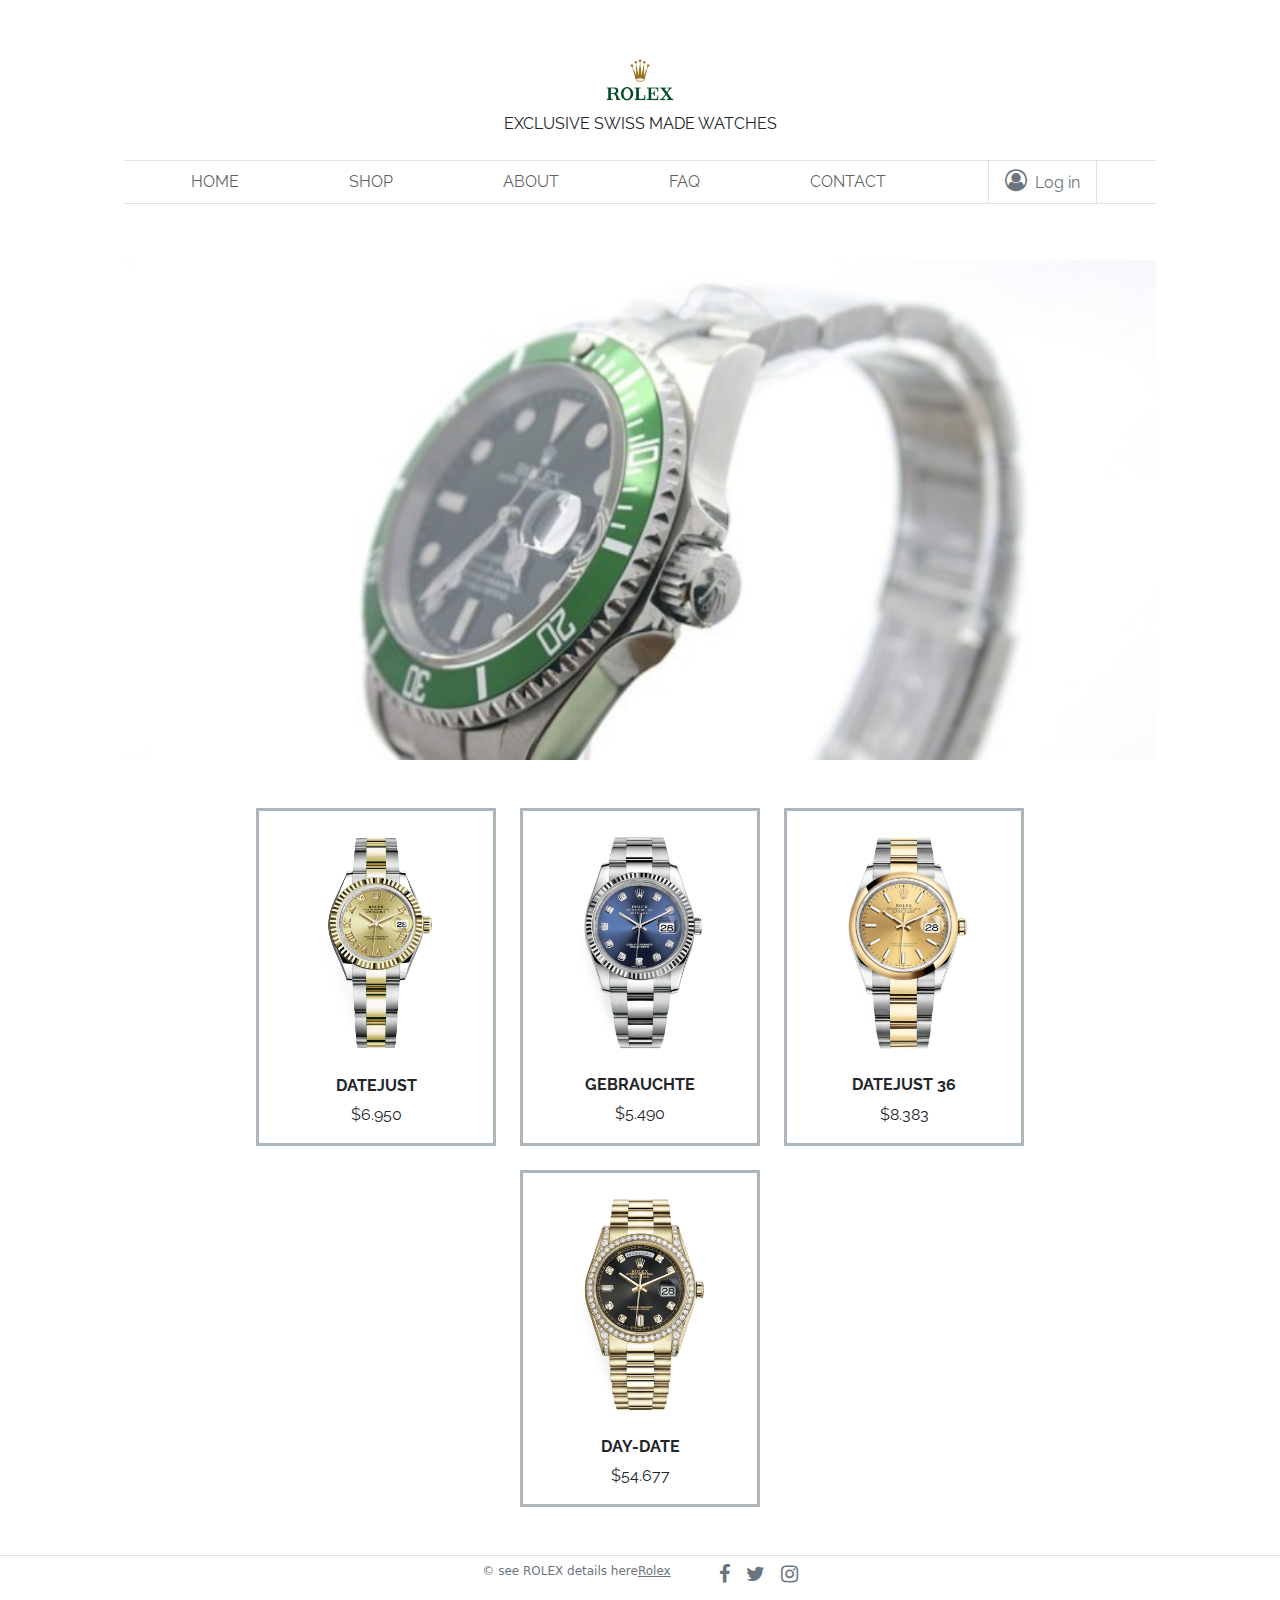
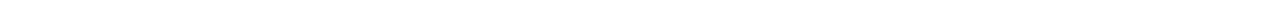
<file: index.html>
<!DOCTYPE html>
<html lang="en">

<head>
  <meta charset="UTF-8">
  <meta name="viewport" content="width=device-width, initial-scale=1.0">
  <title>Document</title>
  <link rel="stylesheet" href="style.css">
  <link rel="stylesheet" href="https://cdnjs.cloudflare.com/ajax/libs/font-awesome/4.7.0/css/font-awesome.min.css">
  <link href="https://cdn.jsdelivr.net/npm/bootstrap@5.3.3/dist/css/bootstrap.min.css" rel="stylesheet">
</head>

<body>
  <div class="container-fluid" style="font-family: Raleway, sans-serif;">
    <div class="box mt-5 d-flex justify-content-start flex-column align-items-center">
      <img src="rolex.png" width="100px" height="64px">
      <p>EXCLUSIVE SWISS MADE WATCHES</p>
    </div>
    <nav class="navbar navbar-expand-lg ms-5 me-5 mx-auto">
      <div class="container border-top border-bottom d-lg-block" style="width: 64.5rem;" id="border">
        <button class="navbar-toggler" id="buttonb" type="button" data-bs-toggle="collapse" data-bs-target="#navbarNav"
          aria-controls="navbarNav" aria-expanded="false" aria-label="Toggle navigation">
          <span class="navbar-toggler-icon d-flex justify-content-center"></span>
        </button>
        <div class="collapse navbar-collapse justify-content-center" id="navbarNav">
          <ul class="navbar-nav d-flex justify-content-around align-items-center w-100">
            <li class="nav-item">
              <a class="nav-link pt-2" href="index.html">HOME</a>
            </li>
            <li class="nav-item">
              <a class="nav-link pt-2" href="shop.html">SHOP</a>
            </li>
            <li class="nav-item">
              <a class="nav-link pt-2" href="about.html">ABOUT</a>
            </li>
            <li class="nav-item">
              <a class="nav-link pt-2" href="faq.html">FAQ</a>
            </li>
            <li class="nav-item">
              <a class="nav-link pt-2" href="contact.html">CONTACT</a>
            </li>
            <li class="nav-item">
            <a class="nav-link border-start border-end text-secondary ps-3 pe-3" href="#"><i class="fa fa-user-circle-o pe-2"
                style="font-size:22px"></i>Log in</a>
            </li>
          </ul>
        </div>
      </div>
    </nav>
    <div id="carouselExample" class="carousel slide mx-auto mt-5" style="width:64.5rem;">
      <div class="carousel-inner">
        <div class="carousel-item active">
          <img src="rolex-watch-1362341_640.jpg" class="d-block w-100 img-fluid" alt="...">
        </div>
        <div class="carousel-item">
          <img src="rolex-2171960_640.jpg" class="d-block w-100 img-fluid" alt="...">
        </div>
        <div class="carousel-item">
          <img src="rolex-4807479_640.jpg" class="d-block w-100 img-fluid" alt="...">
        </div>
      </div>
      <button class="carousel-control-prev" type="button" data-bs-target="#carouselExample" data-bs-slide="prev">
        <span class="carousel-control-prev-icon" aria-hidden="true"></span>
        <span class="visually-hidden">Previous</span>
      </button>
      <button class="carousel-control-next" type="button" data-bs-target="#carouselExample" data-bs-slide="next">
        <span class="carousel-control-next-icon" aria-hidden="true"></span>
        <span class="visually-hidden">Next</span>
      </button>
    </div>
    <div class="container-fluid d-flex flex-wrap w-75 justify-content-center gap-4 mt-5 mb-5 mx-auto" id="cards">
      <div class="card border border-3 rounded-0 border-dark-subtle" style="width: 15rem">
        <a href="datejust.html">
          <img src="pngwing.com (7).png" class="card-img-top img-fluid" alt="Rolex Datejust">
        </a>
        <h6>DATEJUST</h6>
        <p>$6.950</p>
      </div>
      <div class="card border border-3 rounded-0 border-dark-subtle" style="width: 15rem;">
        <a href="gebrauchte.html">
          <img src="pngwing.com (8).png" class="card-img-top img-fluid" alt="">
        </a>
        <h6>GEBRAUCHTE</h6>
        <p>$5.490</p>
      </div>
      <div class="card border border-3 rounded-0 border-dark-subtle" style="width: 15rem;">
        <a href="datejust36.html">
          <img src="pngwing.com (9).png" class="card-img-top img-fluid" alt="">
        </a>
        <h6>DATEJUST 36</h6>
        <p>$8.383</p>
      </div>
      <div class="card border border-3 rounded-0 border-dark-subtle" style="width: 15rem;">
        <a href="day-date.html">
          <img src="pngwing.com (10).png" class="card-img-top img-fluid" alt="">
        </a>
        <h6>DAY-DATE</h6>
        <p>$54.677</p>
      </div>
    </div>
  </div>

  <footer>
    <div class="text-secondary">
      <div class="border-top mb-4 d-flex justify-content-center align-items-center text-center">© see ROLEX details here
        <a class="text-secondary" href="https://www.rolex.com/en-us">Rolex</a>
        <a class="text-secondary ps-5" href="https://www.facebook.com/rolex"><i class="fa fa-facebook mt-2"
            style="font-size: 20px;"></i></a>
        <a class="text-secondary ps-3"
          href="https://x.com/ROLEX?ref_src=twsrc%5Egoogle%7Ctwcamp%5Eserp%7Ctwgr%5Eauthor"><i
            class="fa fa-twitter mt-2" style="font-size: 20px;"></i></a>
        <a class="text-secondary ps-3" href="https://www.instagram.com/rolex/?hl=en"><i class="fa fa-instagram mt-2"
            style="font-size:20px"></i></a>
      </div>
    </div>
  </footer>

  <script src="https://cdn.jsdelivr.net/npm/bootstrap@5.3.3/dist/js/bootstrap.bundle.min.js"></script>
</body>

</html>
</file>
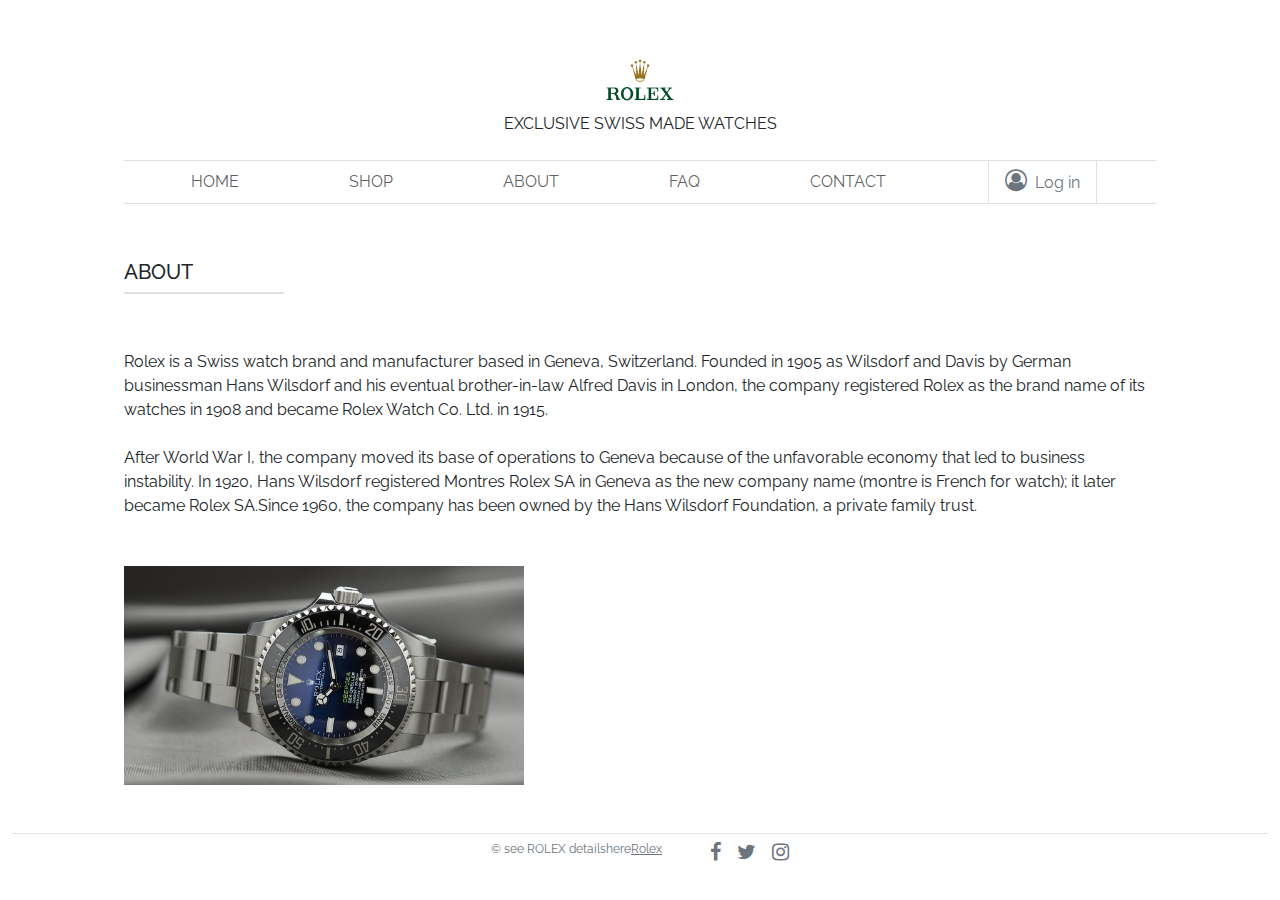
<file: about.html>
<!DOCTYPE html>
<html lang="en">

<head>
    <meta charset="UTF-8">
    <meta name="viewport" content="width=device-width, initial-scale=1.0">
    <title>Document</title>
    <link rel="stylesheet" href="style.css">
    <link rel="stylesheet" href="https://cdnjs.cloudflare.com/ajax/libs/font-awesome/4.7.0/css/font-awesome.min.css">
    <link href="https://cdn.jsdelivr.net/npm/bootstrap@5.3.3/dist/css/bootstrap.min.css" rel="stylesheet">
</head>

<body>
    <div class="container-fluid" style="font-family: Raleway, sans-serif;">
        <div class="box mt-5 d-flex justify-content-start flex-column align-items-center">
            <img src="rolex.png" width="100px" height="64px">
            <p>EXCLUSIVE SWISS MADE WATCHES</p>
        </div>
        <nav class="navbar navbar-expand-lg ms-5 me-5 mx-auto">
            <div class="container border-top border-bottom" style="width: 64.5rem;" id="border">
                <button class="navbar-toggler" id="buttonb" type="button" data-bs-toggle="collapse" data-bs-target="#navbarNav"
                    aria-controls="navbarNav" aria-expanded="false" aria-label="Toggle navigation">
                    <span class="navbar-toggler-icon"></span>
                </button>
                <div class="collapse navbar-collapse justify-content-center" id="navbarNav">
                    <ul class="navbar-nav d-flex justify-content-around align-items-center w-100">
                        <li class="nav-item">
                            <a class="nav-link pt-2" href="index.html">HOME</a>
                        </li>
                        <li class="nav-item">
                            <a class="nav-link" href="shop.html">SHOP</a>
                        </li>
                        <li class="nav-item">
                            <a class="nav-link" href="about.html">ABOUT</a>
                        </li>
                        <li class="nav-item">
                            <a class="nav-link" href="faq.html">FAQ</a>
                        </li>
                        <li class="nav-item">
                            <a class="nav-link" href="contact.html">CONTACT</a>
                        </li>
                        <li class="nav-item">
                            <a class="nav-link border-start border-end text-secondary ps-3 pe-3" href="#"><i
                                    class="fa fa-user-circle-o pe-2" style="font-size:22px"></i>Log in</a>
                        </li>
                    </ul>
                </div>
            </div>
        </nav>
        <div class="container-fluid d-flex" style="width: 66rem; max-width: 100%;flex-wrap: wrap;">
            <div class="box">
                <h5 class="mt-5 border-bottom border-2 pb-2" style="width: 10rem;">ABOUT</h5>
            </div>
            <div class="mt-5 texs-start">
                Rolex is a Swiss watch brand and manufacturer based in Geneva, Switzerland.
                Founded in 1905 as Wilsdorf and Davis by German businessman Hans Wilsdorf
                and his eventual brother-in-law Alfred Davis in London, the company
                registered Rolex as the brand name of its watches in 1908 and became Rolex Watch Co.
                Ltd. in 1915. <br><br>
                After World War I, the company moved its base of operations
                to Geneva because of the unfavorable economy that led to business instability.
                In 1920, Hans Wilsdorf registered Montres Rolex SA in Geneva as the new company name (montre is French
                for watch);
                it later became Rolex SA.Since 1960, the company has been owned by the
                Hans Wilsdorf Foundation, a private family trust.
            </div>
            <div class="mt-5">
                <img src="rolex-2171960_640.jpg" width="400rem" alt="rolex watch" id="imge">
            </div>
        </div>

        <footer>
            <div class="text-secondary mt-5">
                <div class="border-top mb-4 d-flex justify-content-center align-items-center text-center">© see ROLEX
                    detailshere
                    <a class="text-secondary" href="https://www.rolex.com/en-us">Rolex</a>
                    <a class="text-secondary ps-5" href="https://www.facebook.com/rolex"><i class="fa fa-facebook mt-2"
                            style="font-size: 20px;"></i></a>
                    <a class="text-secondary ps-3"
                        href="https://x.com/ROLEX?ref_src=twsrc%5Egoogle%7Ctwcamp%5Eserp%7Ctwgr%5Eauthor"><i
                            class="fa fa-twitter mt-2" style="font-size: 20px;"></i></a>
                    <a class="text-secondary ps-3" href="https://www.instagram.com/rolex/?hl=en"><i
                            class="fa fa-instagram mt-2" style="font-size:20px"></i></a>
                </div>
            </div>
        </footer>

        <script src="https://cdn.jsdelivr.net/npm/bootstrap@5.3.3/dist/js/bootstrap.bundle.min.js"></script>
</body>

</html>
</file>
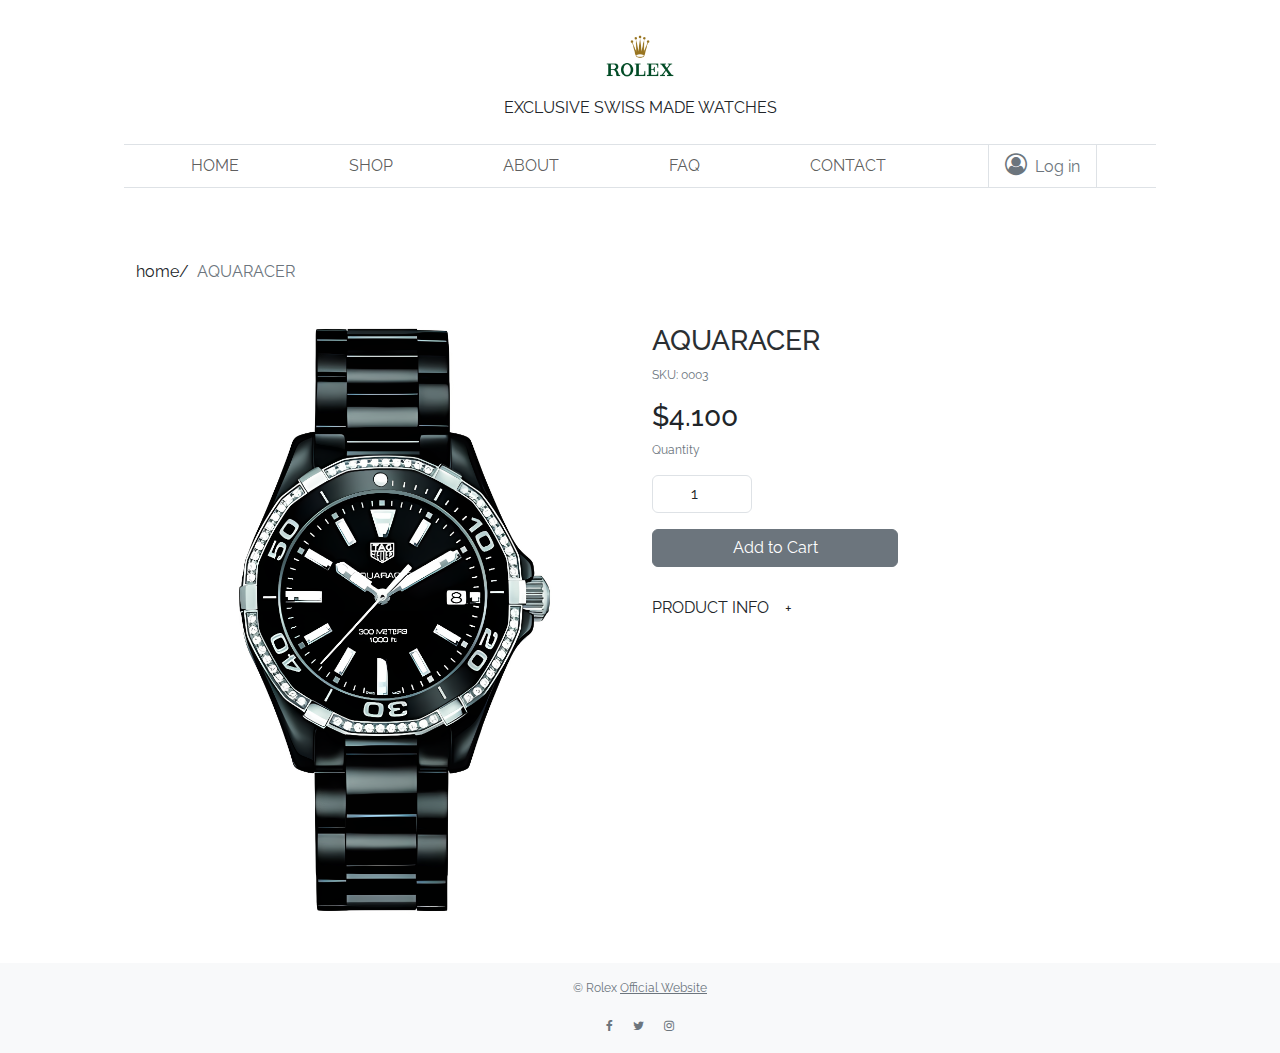
<file: aquaracer.html>
<!DOCTYPE html>
<html lang="en">

<head>
  <meta charset="UTF-8">
  <meta name="viewport" content="width=device-width, initial-scale=1.0">
  <title>Rolex Watches</title>
  <link rel="stylesheet" href="watchs.css">
  <link rel="stylesheet" href="https://cdnjs.cloudflare.com/ajax/libs/font-awesome/4.7.0/css/font-awesome.min.css">
  <link href="https://cdn.jsdelivr.net/npm/bootstrap@5.3.3/dist/css/bootstrap.min.css" rel="stylesheet">
</head>

<body>
  <div class="container-fluid text-center mt-4">
    <img src="rolex.png" width="100px" height="64px" alt="Rolex Logo">
    <p class="mt-2">EXCLUSIVE SWISS MADE WATCHES</p>
  </div>
  <nav class="navbar navbar-expand-lg ms-5 me-5 mx-auto">
    <div class="container border-top border-bottom" style="width: 64.5rem;" id="border">
      <button class="navbar-toggler" id="buttonb" type="button" data-bs-toggle="collapse" data-bs-target="#navbarNav"
        aria-controls="navbarNav" aria-expanded="false" aria-label="Toggle navigation">
        <span class="navbar-toggler-icon"></span>
      </button>
      <div class="collapse navbar-collapse justify-content-center" id="navbarNav">
        <ul class="navbar-nav d-flex justify-content-around align-items-center w-100">
          <li class="nav-item">
            <a class="nav-link pt-2" href="index.html">HOME</a>
          </li>
          <li class="nav-item">
            <a class="nav-link" href="shop.html">SHOP</a>
          </li>
          <li class="nav-item">
            <a class="nav-link" href="about.html">ABOUT</a>
          </li>
          <li class="nav-item">
            <a class="nav-link" href="faq.html">FAQ</a>
          </li>
          <li class="nav-item">
            <a class="nav-link" href="contact.html">CONTACT</a>
          </li>
          <li class="nav-item">
            <a class="nav-link border-start border-end text-secondary ps-3 pe-3" href="#"><i class="fa fa-user-circle-o pe-2"
                style="font-size:22px"></i>Log in</a>
          </li>
        </ul>
      </div>
    </div>
  </nav>
  <div class="container mt-5" style="max-width: 64.5rem;">
    <div class="d-flex flex-wrap align-items-center">
      <a class="text-dark text-decoration-none" href="index.html">home/</a>
      <p class="text-secondary fs-6 ms-2 pt-3">AQUARACER</p>
    </div>

    <div class="row mt-4">
      <div class="col-md-6 text-center">
        <img class="img-fluid" src="rolex 3.png" alt="DATEJUST">
      </div>
      <div class="col-md-6">
        <h4 class="text-secondary-emphasis fs-3">AQUARACER</h4>
        <p class="text-secondary">SKU: 0003</p>
        <h3>$4.100</h3>
        <p class="text-secondary">Quantity</p>
        
        <div class="input-group mb-3" style="max-width: 100px;">
          <input type="number" class="form-control text-center" value="1" min="1">
        </div>
        
        <button class="btn btn-secondary w-50">Add to Cart</button>
        <p class="mt-4">
          PRODUCT INFO 
          <button class="btn border-0" data-bs-toggle="collapse" data-bs-target="#productInfo">
            +
          </button>
        </p>
        <div class="collapse" id="productInfo">
          <p class="text-secondary">
            I'm a product detail. I'm a great place to add <br>
            more information about your product such as sizing, <br>
            material, care and cleaning instructions. This is <br>
            also a great space to write what makes this product <br>
            special and how your customers can benefit from this <br>
            item. Buyers like to know what they’re gettine before <br>
            they purchase,so give them as much information as <br>
            possible so they can buy with confidence and certainty. <br>
          </p>
        </div>
      </div>
    </div>
  </div>
  <footer class="mt-5 bg-light text-center py-3">
    <p class="text-secondary">
      © Rolex <a class="text-secondary" href="https://www.rolex.com/en-us">Official Website</a>
    </p>
    <div>
      <a class="text-secondary mx-2" href="https://www.facebook.com/rolex"><i class="fa fa-facebook"></i></a>
      <a class="text-secondary mx-2" href="https://x.com/ROLEX"><i class="fa fa-twitter"></i></a>
      <a class="text-secondary mx-2" href="https://www.instagram.com/rolex"><i class="fa fa-instagram"></i></a>
    </div>
  </footer>

  <script src="https://cdn.jsdelivr.net/npm/bootstrap@5.3.3/dist/js/bootstrap.bundle.min.js"></script>
</body>

</html>
</file>
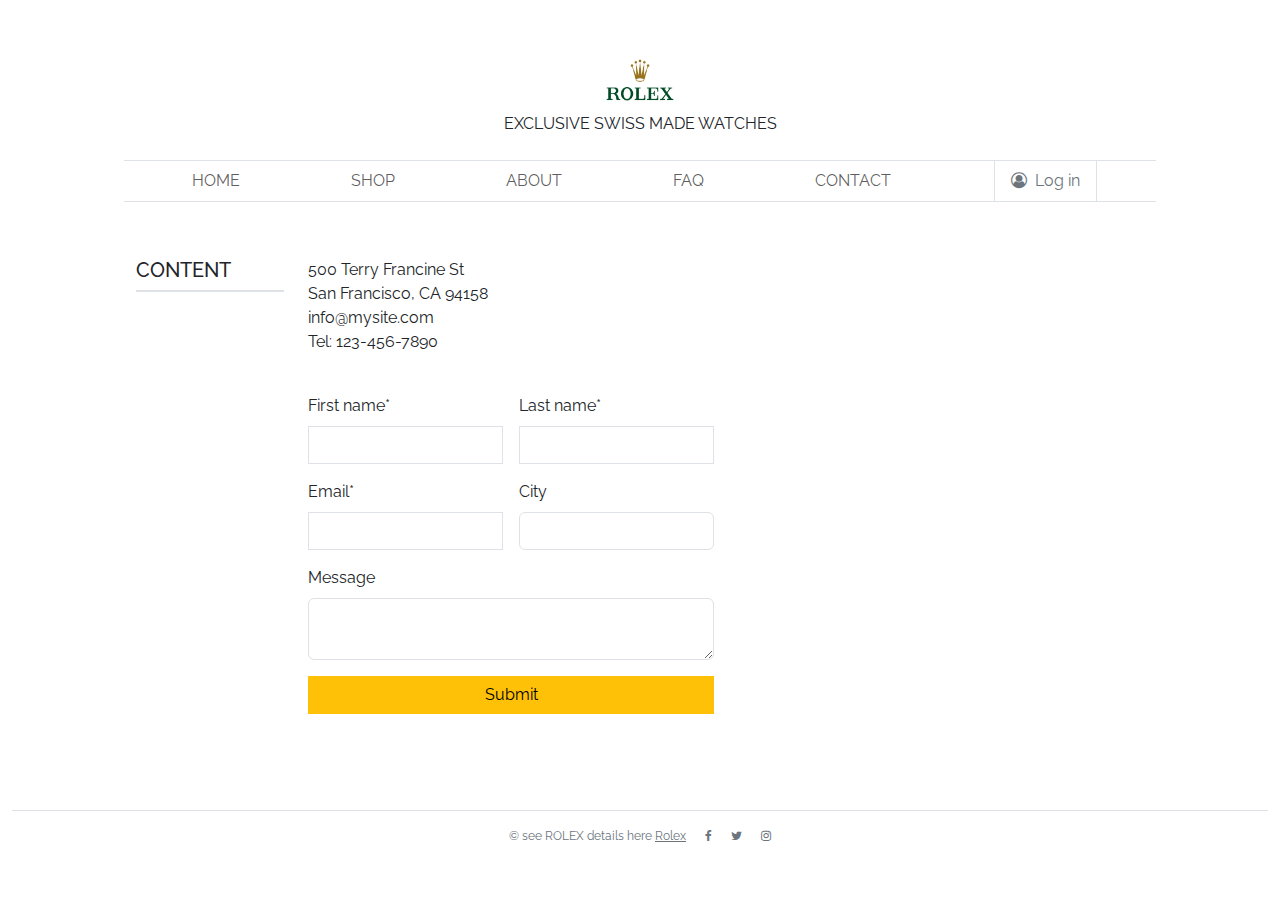
<file: contact.html>
<!DOCTYPE html>
<html lang="en">

<head>
    <meta charset="UTF-8">
    <meta name="viewport" content="width=device-width, initial-scale=1.0">
    <title>Document</title>
    <link rel="stylesheet" href="style.css">
    <link rel="stylesheet" href="https://cdnjs.cloudflare.com/ajax/libs/font-awesome/4.7.0/css/font-awesome.min.css">
    <link href="https://cdn.jsdelivr.net/npm/bootstrap@5.3.3/dist/css/bootstrap.min.css" rel="stylesheet">
</head>

<body>
    <div class="container-fluid" style="font-family: Raleway, sans-serif;">
        <div class="box mt-5 text-center">
            <img src="rolex.png" width="100px" height="64px">
            <p>EXCLUSIVE SWISS MADE WATCHES</p>
        </div>
        <nav class="navbar navbar-expand-lg mx-auto" style="max-width:64.5rem;">
            <div class="container border-top border-bottom" id="border">
                <button class="navbar-toggler" type="button" id="buttonb" data-bs-toggle="collapse" data-bs-target="#navbarNav"
                    aria-controls="navbarNav" aria-expanded="false" aria-label="Toggle navigation">
                    <span class="navbar-toggler-icon"></span>
                </button>
                <div class="collapse navbar-collapse justify-content-center" id="navbarNav">
                    <ul class="navbar-nav d-flex justify-content-around w-100 text-center">
                        <li class="nav-item">
                            <a class="nav-link" href="index.html">HOME</a>
                        </li>
                        <li class="nav-item">
                            <a class="nav-link" href="shop.html">SHOP</a>
                        </li>
                        <li class="nav-item">
                            <a class="nav-link" href="about.html">ABOUT</a>
                        </li>
                        <li class="nav-item">
                            <a class="nav-link" href="faq.html">FAQ</a>
                        </li>
                        <li class="nav-item">
                            <a class="nav-link" href="contact.html">CONTACT</a>
                        </li>
                        <li class="nav-item">
                            <a class="nav-link border-start border-end text-secondary ps-3 pe-3"
                        href="#"><i class="fa fa-user-circle-o pe-2"></i>Log in</a>
                        </li>
                    </ul>
                </div>
            </div>
        </nav>

        <div class="container mt-5" style="max-width: 64.5rem;">
            <div class="row">
                <div class="col-md-12 col-lg-2 text-center text-lg-start">
                    <h5 class="border-bottom border-2 pb-2">CONTENT</h5>
                </div>
                <div class="col-md-12 col-lg-5">
                    <main>
                        500 Terry Francine St <br>
                        San Francisco, CA 94158 <br>
                        info@mysite.com <br>
                        Tel: 123-456-7890
                    </main>
                    <form class="row g-3 needs-validation mt-4" novalidate>
                        <div class="col-12 col-sm-6">
                            <label for="validationTooltip01" class="form-label">First name*</label>
                            <input type="text" class="form-control rounded-0" id="validationTooltip01" required>
                        </div>
                        <div class="col-12 col-sm-6">
                            <label for="validationTooltip02" class="form-label">Last name*</label>
                            <input type="text" class="form-control rounded-0" id="validationTooltip02" required>
                        </div>
                        <div class="col-12 col-sm-6">
                            <label for="validationServerUsername" class="form-label">Email*</label>
                            <input type="email" class="form-control rounded-0" id="validationServerUsername" required>
                        </div>
                        <div class="col-12 col-sm-6">
                            <label for="validationServer03" class="form-label">City</label>
                            <input type="text" class="form-control" id="validationServer03" required>
                        </div>
                        <div class="col-12">
                            <label for="validationTextarea" class="form-label">Message</label>
                            <textarea class="form-control" id="validationTextarea" required></textarea>
                        </div>
                        <div class="col-12 pb-5">
                            <button class="btn btn-warning rounded-0 w-100" type="submit">Submit</button>
                        </div>
                    </form>
                </div>
                <div class="col-md-12 col-lg-5 d-flex align-items-center justify-content-center">
                    <iframe src="https://www.google.com/maps/embed?pb=!1m18!1m12!1m3!1d361160.68043490784!2d8.397908789062498!3d44.99309!2m3!1f0!2f0!3f0!3m2!1i1024!2i768!4f13.1!3m3!1m2!1s0x47873ec20c8d6357%3A0x688b8a0daf6e0dfd!2sGioielleria%20Volta%20-%20Rivenditore%20autorizzato%20Rolex!5e0!3m2!1sen!2sge!4v1742649222062!5m2!1sen!2sge"
                        width="600" height="380" style="border:0;" allowfullscreen="" loading="lazy" referrerpolicy="no-referrer-when-downgrade">
                    </iframe>
                </div>
            </div>
        </div>

        <footer class="mt-5 text-center text-secondary">
            <div class="border-top pt-3">© see ROLEX details here <a class="text-secondary"
                    href="https://www.rolex.com/en-us">Rolex</a>
                <a class="text-secondary ps-3" href="https://www.facebook.com/rolex"><i class="fa fa-facebook"></i></a>
                <a class="text-secondary ps-3" href="https://x.com/ROLEX"><i class="fa fa-twitter"></i></a>
                <a class="text-secondary ps-3" href="https://www.instagram.com/rolex/?hl=en"><i
                        class="fa fa-instagram"></i></a>
            </div>
        </footer>

        <script src="https://cdn.jsdelivr.net/npm/bootstrap@5.3.3/dist/js/bootstrap.bundle.min.js"></script>
</body>

</html>
</file>
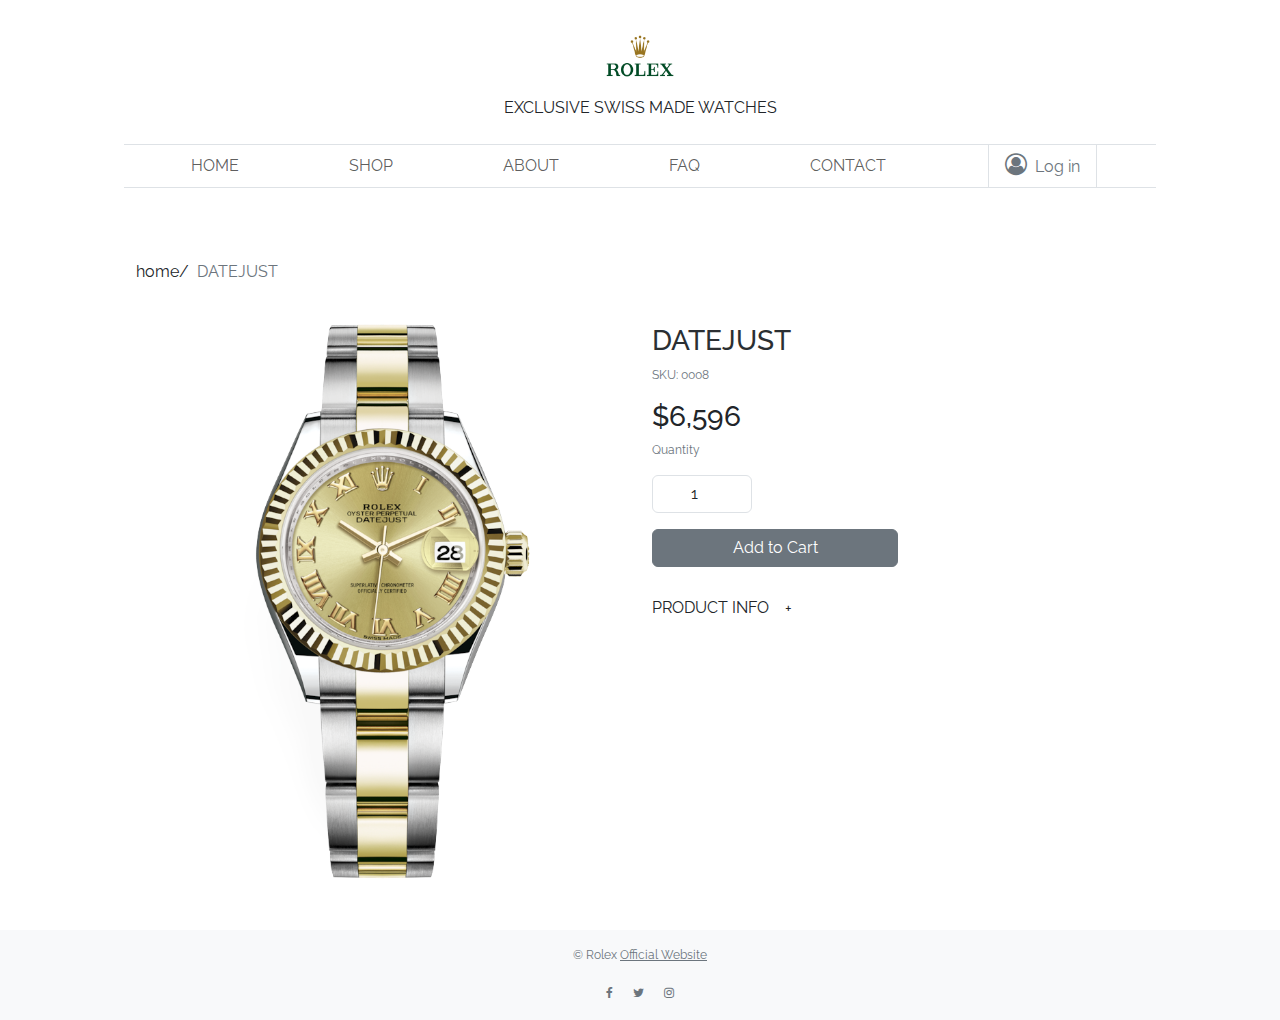
<file: datejust.html>
<!DOCTYPE html>
<html lang="en">

<head>
  <meta charset="UTF-8">
  <meta name="viewport" content="width=device-width, initial-scale=1.0">
  <title>Rolex Watches</title>
  <link rel="stylesheet" href="watchs.css">
  <link rel="stylesheet" href="https://cdnjs.cloudflare.com/ajax/libs/font-awesome/4.7.0/css/font-awesome.min.css">
  <link href="https://cdn.jsdelivr.net/npm/bootstrap@5.3.3/dist/css/bootstrap.min.css" rel="stylesheet">
</head>

<body>
  <div class="container-fluid text-center mt-4">
    <img src="rolex.png" width="100px" height="64px" alt="Rolex Logo">
    <p class="mt-2">EXCLUSIVE SWISS MADE WATCHES</p>
  </div>
  <nav class="navbar navbar-expand-lg ms-5 me-5 mx-auto">
    <div class="container border-top border-bottom" style="width: 64.5rem;" id="border">
      <button class="navbar-toggler" id="buttonb" type="button" data-bs-toggle="collapse" data-bs-target="#navbarNav"
        aria-controls="navbarNav" aria-expanded="false" aria-label="Toggle navigation">
        <span class="navbar-toggler-icon"></span>
      </button>
      <div class="collapse navbar-collapse justify-content-center" id="navbarNav">
        <ul class="navbar-nav d-flex justify-content-around align-items-center w-100">
          <li class="nav-item">
            <a class="nav-link pt-2" href="index.html">HOME</a>
          </li>
          <li class="nav-item">
            <a class="nav-link" href="shop.html">SHOP</a>
          </li>
          <li class="nav-item">
            <a class="nav-link" href="about.html">ABOUT</a>
          </li>
          <li class="nav-item">
            <a class="nav-link" href="faq.html">FAQ</a>
          </li>
          <li class="nav-item">
            <a class="nav-link" href="contact.html">CONTACT</a>
          </li>
          <li class="nav-item">
            <a class="nav-link border-start border-end text-secondary ps-3 pe-3" href="#"><i class="fa fa-user-circle-o pe-2"
                style="font-size:22px"></i>Log in</a>
          </li>
        </ul>
      </div>
    </div>
  </nav>
  <div class="container mt-5" style="max-width: 64.5rem;">
    <div class="d-flex flex-wrap align-items-center">
      <a class="text-dark text-decoration-none" href="index.html">home/</a>
      <p class="text-secondary fs-6 ms-2 pt-3">DATEJUST</p>
    </div>

    <div class="row mt-4">
      <div class="col-md-6 text-center">
        <img class="img-fluid" src="pngwing.com (7).png" alt="DATEJUST">
      </div>
      <div class="col-md-6">
        <h4 class="text-secondary-emphasis fs-3">DATEJUST</h4>
        <p class="text-secondary">SKU: 0008</p>
        <h3>$6,596</h3>
        <p class="text-secondary">Quantity</p>
        
        <div class="input-group mb-3" style="max-width: 100px;">
          <input type="number" class="form-control text-center" value="1" min="1">
        </div>
        
        <button class="btn btn-secondary w-50">Add to Cart</button>
        <p class="mt-4">
          PRODUCT INFO 
          <button class="btn border-0" data-bs-toggle="collapse" data-bs-target="#productInfo">
            +
          </button>
        </p>
        <div class="collapse" id="productInfo">
          <p class="text-secondary">
            I'm a product detail. I'm a great place to add <br>
            more information about your product such as sizing, <br>
            material, care and cleaning instructions. This is <br>
            also a great space to write what makes this product <br>
            special and how your customers can benefit from this <br>
            item. Buyers like to know what they’re gettine before <br>
            they purchase,so give them as much information as <br>
            possible so they can buy with confidence and certainty. <br>
          </p>
        </div>
      </div>
    </div>
  </div>
  <footer class="mt-5 bg-light text-center py-3">
    <p class="text-secondary">
      © Rolex <a class="text-secondary" href="https://www.rolex.com/en-us">Official Website</a>
    </p>
    <div>
      <a class="text-secondary mx-2" href="https://www.facebook.com/rolex"><i class="fa fa-facebook"></i></a>
      <a class="text-secondary mx-2" href="https://x.com/ROLEX"><i class="fa fa-twitter"></i></a>
      <a class="text-secondary mx-2" href="https://www.instagram.com/rolex"><i class="fa fa-instagram"></i></a>
    </div>
  </footer>

  <script src="https://cdn.jsdelivr.net/npm/bootstrap@5.3.3/dist/js/bootstrap.bundle.min.js"></script>
</body>

</html>
</file>
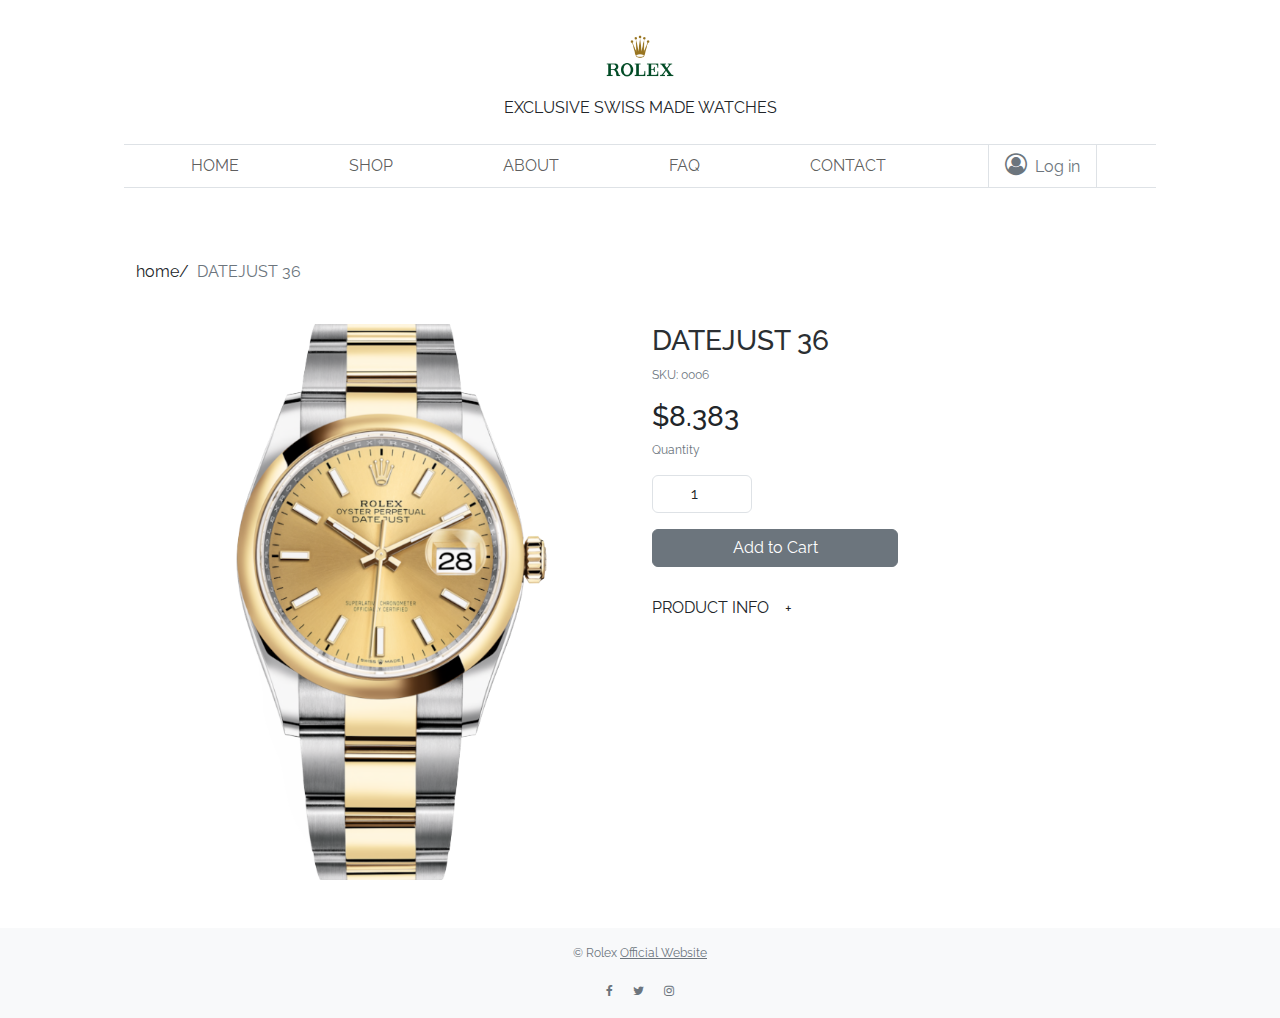
<file: datejust36.html>
<!DOCTYPE html>
<html lang="en">

<head>
  <meta charset="UTF-8">
  <meta name="viewport" content="width=device-width, initial-scale=1.0">
  <title>Rolex Watches</title>
  <link rel="stylesheet" href="watchs.css">
  <link rel="stylesheet" href="https://cdnjs.cloudflare.com/ajax/libs/font-awesome/4.7.0/css/font-awesome.min.css">
  <link href="https://cdn.jsdelivr.net/npm/bootstrap@5.3.3/dist/css/bootstrap.min.css" rel="stylesheet">
</head>

<body>
  <div class="container-fluid text-center mt-4">
    <img src="rolex.png" width="100px" height="64px" alt="Rolex Logo">
    <p class="mt-2">EXCLUSIVE SWISS MADE WATCHES</p>
  </div>
  <nav class="navbar navbar-expand-lg ms-5 me-5 mx-auto">
    <div class="container border-top border-bottom" style="width: 64.5rem;" id="border">
      <button class="navbar-toggler" id="buttonb" type="button" data-bs-toggle="collapse" data-bs-target="#navbarNav"
        aria-controls="navbarNav" aria-expanded="false" aria-label="Toggle navigation">
        <span class="navbar-toggler-icon"></span>
      </button>
      <div class="collapse navbar-collapse justify-content-center" id="navbarNav">
        <ul class="navbar-nav d-flex justify-content-around align-items-center w-100">
          <li class="nav-item">
            <a class="nav-link pt-2" href="index.html">HOME</a>
          </li>
          <li class="nav-item">
            <a class="nav-link" href="shop.html">SHOP</a>
          </li>
          <li class="nav-item">
            <a class="nav-link" href="about.html">ABOUT</a>
          </li>
          <li class="nav-item">
            <a class="nav-link" href="faq.html">FAQ</a>
          </li>
          <li class="nav-item">
            <a class="nav-link" href="contact.html">CONTACT</a>
          </li>
          <li class="nav-item">
            <a class="nav-link border-start border-end text-secondary ps-3 pe-3" href="#"><i class="fa fa-user-circle-o pe-2"
                style="font-size:22px"></i>Log in</a>
          </li>
        </ul>
      </div>
    </div>
  </nav>
  <div class="container mt-5" style="max-width: 64.5rem;">
    <div class="d-flex flex-wrap align-items-center">
      <a class="text-dark text-decoration-none" href="index.html">home/</a>
      <p class="text-secondary fs-6 ms-2 pt-3">DATEJUST 36</p>
    </div>

    <div class="row mt-4">
      <div class="col-md-6 text-center">
        <img class="img-fluid" src="pngwing.com (9).png" alt="DATEJUST">
      </div>
      <div class="col-md-6">
        <h4 class="text-secondary-emphasis fs-3">DATEJUST 36</h4>
        <p class="text-secondary">SKU: 0006</p>
        <h3>$8.383</h3>
        <p class="text-secondary">Quantity</p>
        
        <div class="input-group mb-3" style="max-width: 100px;">
          <input type="number" class="form-control text-center" value="1" min="1">
        </div>
        
        <button class="btn btn-secondary w-50">Add to Cart</button>
        <p class="mt-4">
          PRODUCT INFO 
          <button class="btn border-0" data-bs-toggle="collapse" data-bs-target="#productInfo">
            +
          </button>
        </p>
        <div class="collapse" id="productInfo">
          <p class="text-secondary">
            I'm a product detail. I'm a great place to add <br>
            more information about your product such as sizing, <br>
            material, care and cleaning instructions. This is <br>
            also a great space to write what makes this product <br>
            special and how your customers can benefit from this <br>
            item. Buyers like to know what they’re gettine before <br>
            they purchase,so give them as much information as <br>
            possible so they can buy with confidence and certainty. <br>
          </p>
        </div>
      </div>
    </div>
  </div>
  <footer class="mt-5 bg-light text-center py-3">
    <p class="text-secondary">
      © Rolex <a class="text-secondary" href="https://www.rolex.com/en-us">Official Website</a>
    </p>
    <div>
      <a class="text-secondary mx-2" href="https://www.facebook.com/rolex"><i class="fa fa-facebook"></i></a>
      <a class="text-secondary mx-2" href="https://x.com/ROLEX"><i class="fa fa-twitter"></i></a>
      <a class="text-secondary mx-2" href="https://www.instagram.com/rolex"><i class="fa fa-instagram"></i></a>
    </div>
  </footer>

  <script src="https://cdn.jsdelivr.net/npm/bootstrap@5.3.3/dist/js/bootstrap.bundle.min.js"></script>
</body>

</html>
</file>
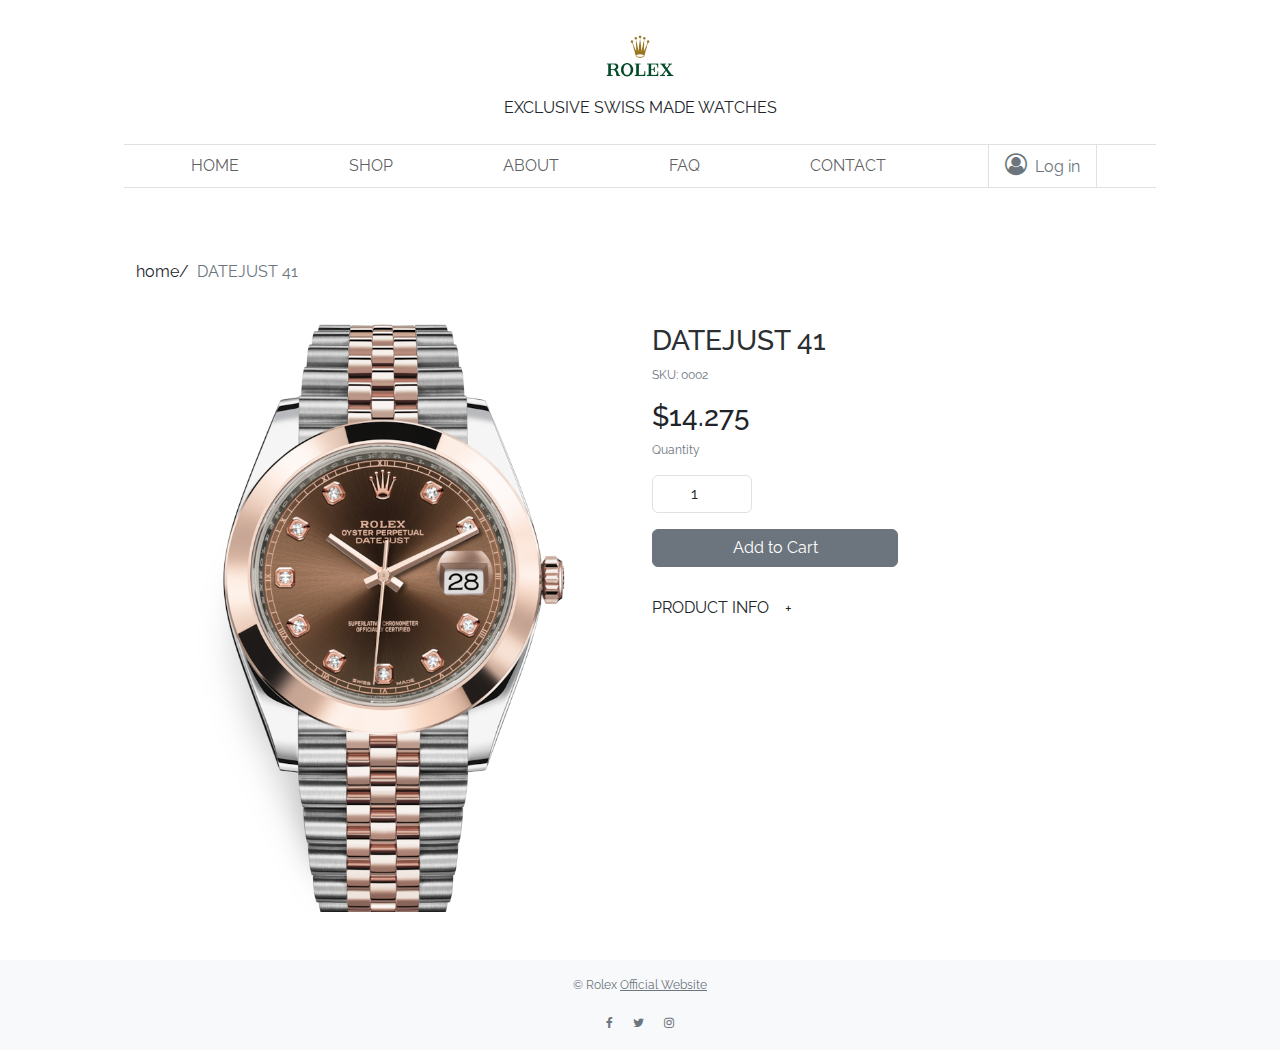
<file: datejust41.html>
<!DOCTYPE html>
<html lang="en">

<head>
  <meta charset="UTF-8">
  <meta name="viewport" content="width=device-width, initial-scale=1.0">
  <title>Rolex Watches</title>
  <link rel="stylesheet" href="watchs.css">
  <link rel="stylesheet" href="https://cdnjs.cloudflare.com/ajax/libs/font-awesome/4.7.0/css/font-awesome.min.css">
  <link href="https://cdn.jsdelivr.net/npm/bootstrap@5.3.3/dist/css/bootstrap.min.css" rel="stylesheet">
</head>

<body>
  <div class="container-fluid text-center mt-4">
    <img src="rolex.png" width="100px" height="64px" alt="Rolex Logo">
    <p class="mt-2">EXCLUSIVE SWISS MADE WATCHES</p>
  </div>
  <nav class="navbar navbar-expand-lg ms-5 me-5 mx-auto">
    <div class="container border-top border-bottom" style="width: 64.5rem;" id="border">
      <button class="navbar-toggler" id="buttonb" type="button" data-bs-toggle="collapse" data-bs-target="#navbarNav"
        aria-controls="navbarNav" aria-expanded="false" aria-label="Toggle navigation">
        <span class="navbar-toggler-icon"></span>
      </button>
      <div class="collapse navbar-collapse justify-content-center" id="navbarNav">
        <ul class="navbar-nav d-flex justify-content-around align-items-center w-100">
          <li class="nav-item">
            <a class="nav-link pt-2" href="index.html">HOME</a>
          </li>
          <li class="nav-item">
            <a class="nav-link" href="shop.html">SHOP</a>
          </li>
          <li class="nav-item">
            <a class="nav-link" href="about.html">ABOUT</a>
          </li>
          <li class="nav-item">
            <a class="nav-link" href="faq.html">FAQ</a>
          </li>
          <li class="nav-item">
            <a class="nav-link" href="contact.html">CONTACT</a>
          </li>
          <li class="nav-item">
            <a class="nav-link border-start border-end text-secondary ps-3 pe-3" href="#"><i class="fa fa-user-circle-o pe-2"
                style="font-size:22px"></i>Log in</a>
          </li>
        </ul>
      </div>
    </div>
  </nav>
  <div class="container mt-5" style="max-width: 64.5rem;">
    <div class="d-flex flex-wrap align-items-center">
      <a class="text-dark text-decoration-none" href="index.html">home/</a>
      <p class="text-secondary fs-6 ms-2 pt-3">DATEJUST 41</p>
    </div>

    <div class="row mt-4">
      <div class="col-md-6 text-center">
        <img class="img-fluid" src="rolex 2.png" alt="DATEJUST">
      </div>
      <div class="col-md-6">
        <h4 class="text-secondary-emphasis fs-3">DATEJUST 41</h4>
        <p class="text-secondary">SKU: 0002</p>
        <h3>$14.275</h3>
        <p class="text-secondary">Quantity</p>
        
        <div class="input-group mb-3" style="max-width: 100px;">
          <input type="number" class="form-control text-center" value="1" min="1">
        </div>
        
        <button class="btn btn-secondary w-50">Add to Cart</button>
        <p class="mt-4">
          PRODUCT INFO 
          <button class="btn border-0" data-bs-toggle="collapse" data-bs-target="#productInfo">
            +
          </button>
        </p>
        <div class="collapse" id="productInfo">
          <p class="text-secondary">
            I'm a product detail. I'm a great place to add <br>
            more information about your product such as sizing, <br>
            material, care and cleaning instructions. This is <br>
            also a great space to write what makes this product <br>
            special and how your customers can benefit from this <br>
            item. Buyers like to know what they’re gettine before <br>
            they purchase,so give them as much information as <br>
            possible so they can buy with confidence and certainty. <br>
          </p>
        </div>
      </div>
    </div>
  </div>
  <footer class="mt-5 bg-light text-center py-3">
    <p class="text-secondary">
      © Rolex <a class="text-secondary" href="https://www.rolex.com/en-us">Official Website</a>
    </p>
    <div>
      <a class="text-secondary mx-2" href="https://www.facebook.com/rolex"><i class="fa fa-facebook"></i></a>
      <a class="text-secondary mx-2" href="https://x.com/ROLEX"><i class="fa fa-twitter"></i></a>
      <a class="text-secondary mx-2" href="https://www.instagram.com/rolex"><i class="fa fa-instagram"></i></a>
    </div>
  </footer>

  <script src="https://cdn.jsdelivr.net/npm/bootstrap@5.3.3/dist/js/bootstrap.bundle.min.js"></script>
</body>

</html>
</file>
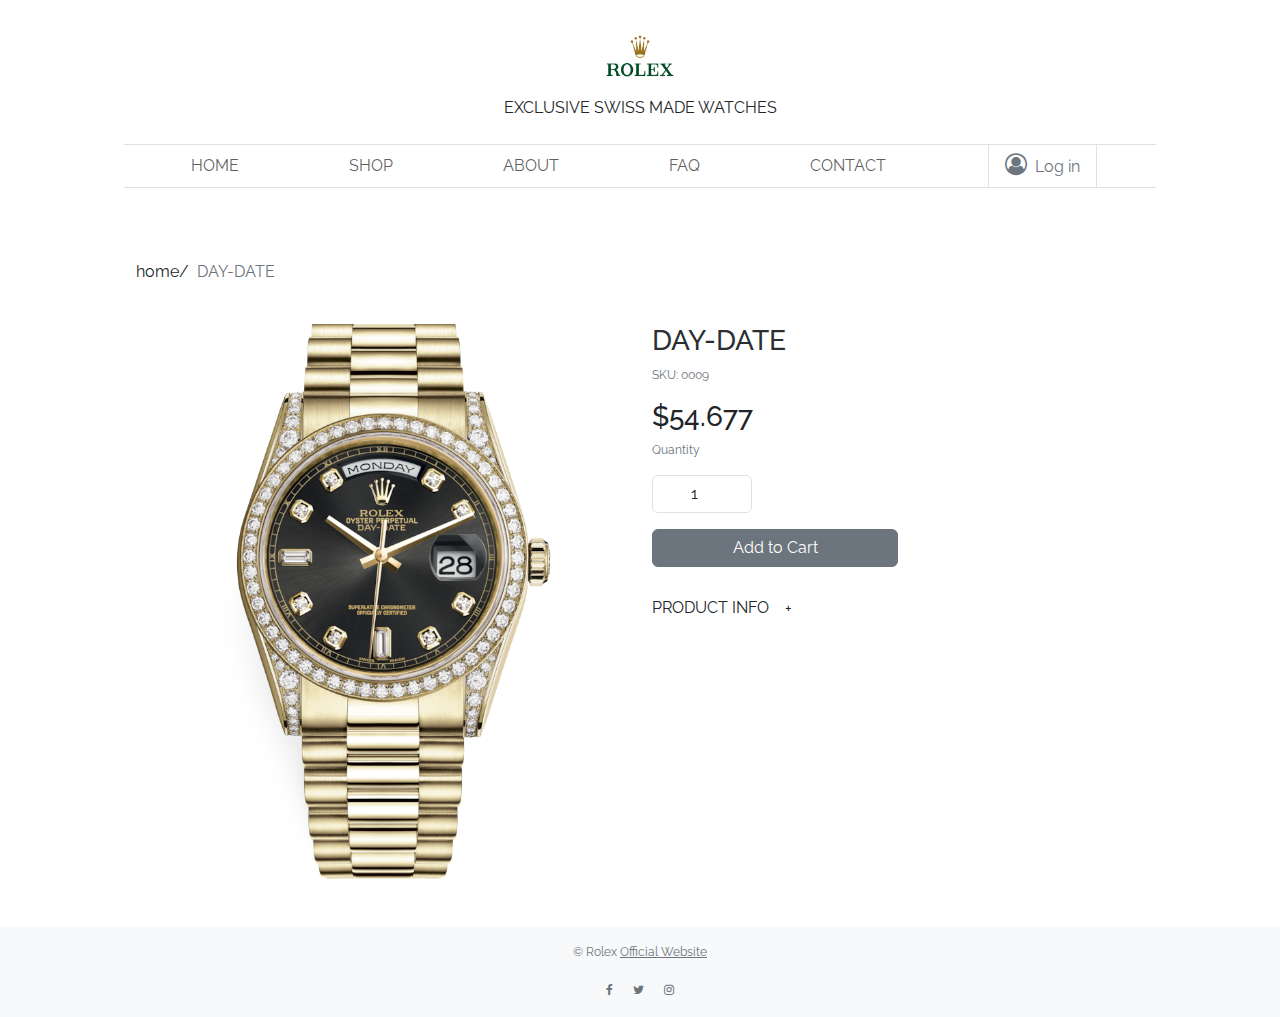
<file: day-date.html>
<!DOCTYPE html>
<html lang="en">

<head>
  <meta charset="UTF-8">
  <meta name="viewport" content="width=device-width, initial-scale=1.0">
  <title>Rolex Watches</title>
  <link rel="stylesheet" href="watchs.css">
  <link rel="stylesheet" href="https://cdnjs.cloudflare.com/ajax/libs/font-awesome/4.7.0/css/font-awesome.min.css">
  <link href="https://cdn.jsdelivr.net/npm/bootstrap@5.3.3/dist/css/bootstrap.min.css" rel="stylesheet">
</head>

<body>
  <div class="container-fluid text-center mt-4">
    <img src="rolex.png" width="100px" height="64px" alt="Rolex Logo">
    <p class="mt-2">EXCLUSIVE SWISS MADE WATCHES</p>
  </div>
  <nav class="navbar navbar-expand-lg ms-5 me-5 mx-auto">
    <div class="container border-top border-bottom" style="width: 64.5rem;" id="border">
      <button class="navbar-toggler" id="buttonb" type="button" data-bs-toggle="collapse" data-bs-target="#navbarNav"
        aria-controls="navbarNav" aria-expanded="false" aria-label="Toggle navigation">
        <span class="navbar-toggler-icon"></span>
      </button>
      <div class="collapse navbar-collapse justify-content-center" id="navbarNav">
        <ul class="navbar-nav d-flex justify-content-around align-items-center w-100">
          <li class="nav-item">
            <a class="nav-link pt-2" href="index.html">HOME</a>
          </li>
          <li class="nav-item">
            <a class="nav-link" href="shop.html">SHOP</a>
          </li>
          <li class="nav-item">
            <a class="nav-link" href="about.html">ABOUT</a>
          </li>
          <li class="nav-item">
            <a class="nav-link" href="faq.html">FAQ</a>
          </li>
          <li class="nav-item">
            <a class="nav-link" href="contact.html">CONTACT</a>
          </li>
          <li class="nav-item">
            <a class="nav-link border-start border-end text-secondary ps-3 pe-3" href="#"><i class="fa fa-user-circle-o pe-2"
                style="font-size:22px"></i>Log in</a>
          </li>
        </ul>
      </div>
    </div>
  </nav>
  <div class="container mt-5" style="max-width: 64.5rem;">
    <div class="d-flex flex-wrap align-items-center">
      <a class="text-dark text-decoration-none" href="index.html">home/</a>
      <p class="text-secondary fs-6 ms-2 pt-3">DAY-DATE</p>
    </div>

    <div class="row mt-4">
      <div class="col-md-6 text-center">
        <img class="img-fluid" src="pngwing.com (10).png" alt="DATEJUST">
      </div>
      <div class="col-md-6">
        <h4 class="text-secondary-emphasis fs-3">DAY-DATE</h4>
        <p class="text-secondary">SKU: 0009</p>
        <h3>$54.677</h3>
        <p class="text-secondary">Quantity</p>
        
        <div class="input-group mb-3" style="max-width: 100px;">
          <input type="number" class="form-control text-center" value="1" min="1">
        </div>
        
        <button class="btn btn-secondary w-50">Add to Cart</button>
        <p class="mt-4">
          PRODUCT INFO 
          <button class="btn border-0" data-bs-toggle="collapse" data-bs-target="#productInfo">
            +
          </button>
        </p>
        <div class="collapse" id="productInfo">
          <p class="text-secondary">
            I'm a product detail. I'm a great place to add <br>
            more information about your product such as sizing, <br>
            material, care and cleaning instructions. This is <br>
            also a great space to write what makes this product <br>
            special and how your customers can benefit from this <br>
            item. Buyers like to know what they’re gettine before <br>
            they purchase,so give them as much information as <br>
            possible so they can buy with confidence and certainty. <br>
          </p>
        </div>
      </div>
    </div>
  </div>
  <footer class="mt-5 bg-light text-center py-3">
    <p class="text-secondary">
      © Rolex <a class="text-secondary" href="https://www.rolex.com/en-us">Official Website</a>
    </p>
    <div>
      <a class="text-secondary mx-2" href="https://www.facebook.com/rolex"><i class="fa fa-facebook"></i></a>
      <a class="text-secondary mx-2" href="https://x.com/ROLEX"><i class="fa fa-twitter"></i></a>
      <a class="text-secondary mx-2" href="https://www.instagram.com/rolex"><i class="fa fa-instagram"></i></a>
    </div>
  </footer>

  <script src="https://cdn.jsdelivr.net/npm/bootstrap@5.3.3/dist/js/bootstrap.bundle.min.js"></script>
</body>

</html>
</file>
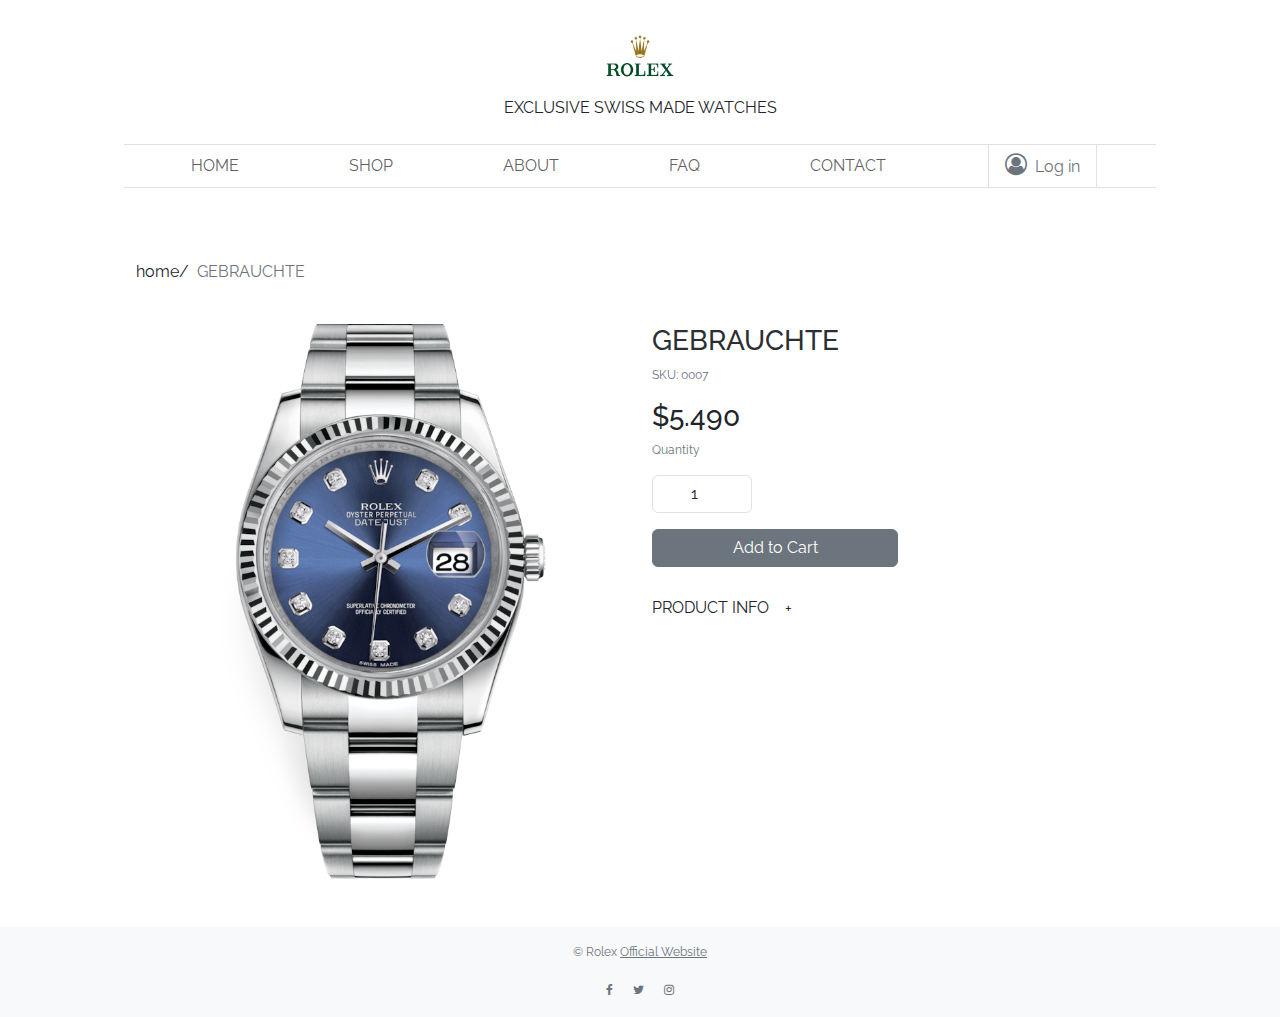
<file: gebrauchte.html>
<!DOCTYPE html>
<html lang="en">

<head>
  <meta charset="UTF-8">
  <meta name="viewport" content="width=device-width, initial-scale=1.0">
  <title>Rolex Watches</title>
  <link rel="stylesheet" href="watchs.css">
  <link rel="stylesheet" href="https://cdnjs.cloudflare.com/ajax/libs/font-awesome/4.7.0/css/font-awesome.min.css">
  <link href="https://cdn.jsdelivr.net/npm/bootstrap@5.3.3/dist/css/bootstrap.min.css" rel="stylesheet">
</head>

<body>
  <div class="container-fluid text-center mt-4">
    <img src="rolex.png" width="100px" height="64px" alt="Rolex Logo">
    <p class="mt-2">EXCLUSIVE SWISS MADE WATCHES</p>
  </div>
  <nav class="navbar navbar-expand-lg ms-5 me-5 mx-auto">
    <div class="container border-top border-bottom" style="width: 64.5rem;" id="border">
      <button class="navbar-toggler" id="buttonb" type="button" data-bs-toggle="collapse" data-bs-target="#navbarNav"
        aria-controls="navbarNav" aria-expanded="false" aria-label="Toggle navigation">
        <span class="navbar-toggler-icon"></span>
      </button>
      <div class="collapse navbar-collapse justify-content-center" id="navbarNav">
        <ul class="navbar-nav d-flex justify-content-around align-items-center w-100">
          <li class="nav-item">
            <a class="nav-link pt-2" href="index.html">HOME</a>
          </li>
          <li class="nav-item">
            <a class="nav-link" href="shop.html">SHOP</a>
          </li>
          <li class="nav-item">
            <a class="nav-link" href="about.html">ABOUT</a>
          </li>
          <li class="nav-item">
            <a class="nav-link" href="faq.html">FAQ</a>
          </li>
          <li class="nav-item">
            <a class="nav-link" href="contact.html">CONTACT</a>
          </li>
          <li class="nav-item">
            <a class="nav-link border-start border-end text-secondary ps-3 pe-3" href="#"><i class="fa fa-user-circle-o pe-2"
                style="font-size:22px"></i>Log in</a>
          </li>
        </ul>
      </div>
    </div>
  </nav>
  <div class="container mt-5" style="max-width: 64.5rem;">
    <div class="d-flex flex-wrap align-items-center">
      <a class="text-dark text-decoration-none" href="index.html">home/</a>
      <p class="text-secondary fs-6 ms-2 pt-3">GEBRAUCHTE</p>
    </div>

    <div class="row mt-4">
      <div class="col-md-6 text-center">
        <img class="img-fluid" src="pngwing.com (8).png" alt="DATEJUST">
      </div>
      <div class="col-md-6">
        <h4 class="text-secondary-emphasis fs-3">GEBRAUCHTE</h4>
        <p class="text-secondary">SKU: 0007</p>
        <h3>$5.490</h3>
        <p class="text-secondary">Quantity</p>
        
        <div class="input-group mb-3" style="max-width: 100px;">
          <input type="number" class="form-control text-center" value="1" min="1">
        </div>
        
        <button class="btn btn-secondary w-50">Add to Cart</button>
        <p class="mt-4">
          PRODUCT INFO 
          <button class="btn border-0" data-bs-toggle="collapse" data-bs-target="#productInfo">
            +
          </button>
        </p>
        <div class="collapse" id="productInfo">
          <p class="text-secondary">
            I'm a product detail. I'm a great place to add <br>
            more information about your product such as sizing, <br>
            material, care and cleaning instructions. This is <br>
            also a great space to write what makes this product <br>
            special and how your customers can benefit from this <br>
            item. Buyers like to know what they’re gettine before <br>
            they purchase,so give them as much information as <br>
            possible so they can buy with confidence and certainty. <br>
          </p>
        </div>
      </div>
    </div>
  </div>
  <footer class="mt-5 bg-light text-center py-3">
    <p class="text-secondary">
      © Rolex <a class="text-secondary" href="https://www.rolex.com/en-us">Official Website</a>
    </p>
    <div>
      <a class="text-secondary mx-2" href="https://www.facebook.com/rolex"><i class="fa fa-facebook"></i></a>
      <a class="text-secondary mx-2" href="https://x.com/ROLEX"><i class="fa fa-twitter"></i></a>
      <a class="text-secondary mx-2" href="https://www.instagram.com/rolex"><i class="fa fa-instagram"></i></a>
    </div>
  </footer>

  <script src="https://cdn.jsdelivr.net/npm/bootstrap@5.3.3/dist/js/bootstrap.bundle.min.js"></script>
</body>

</html>
</file>
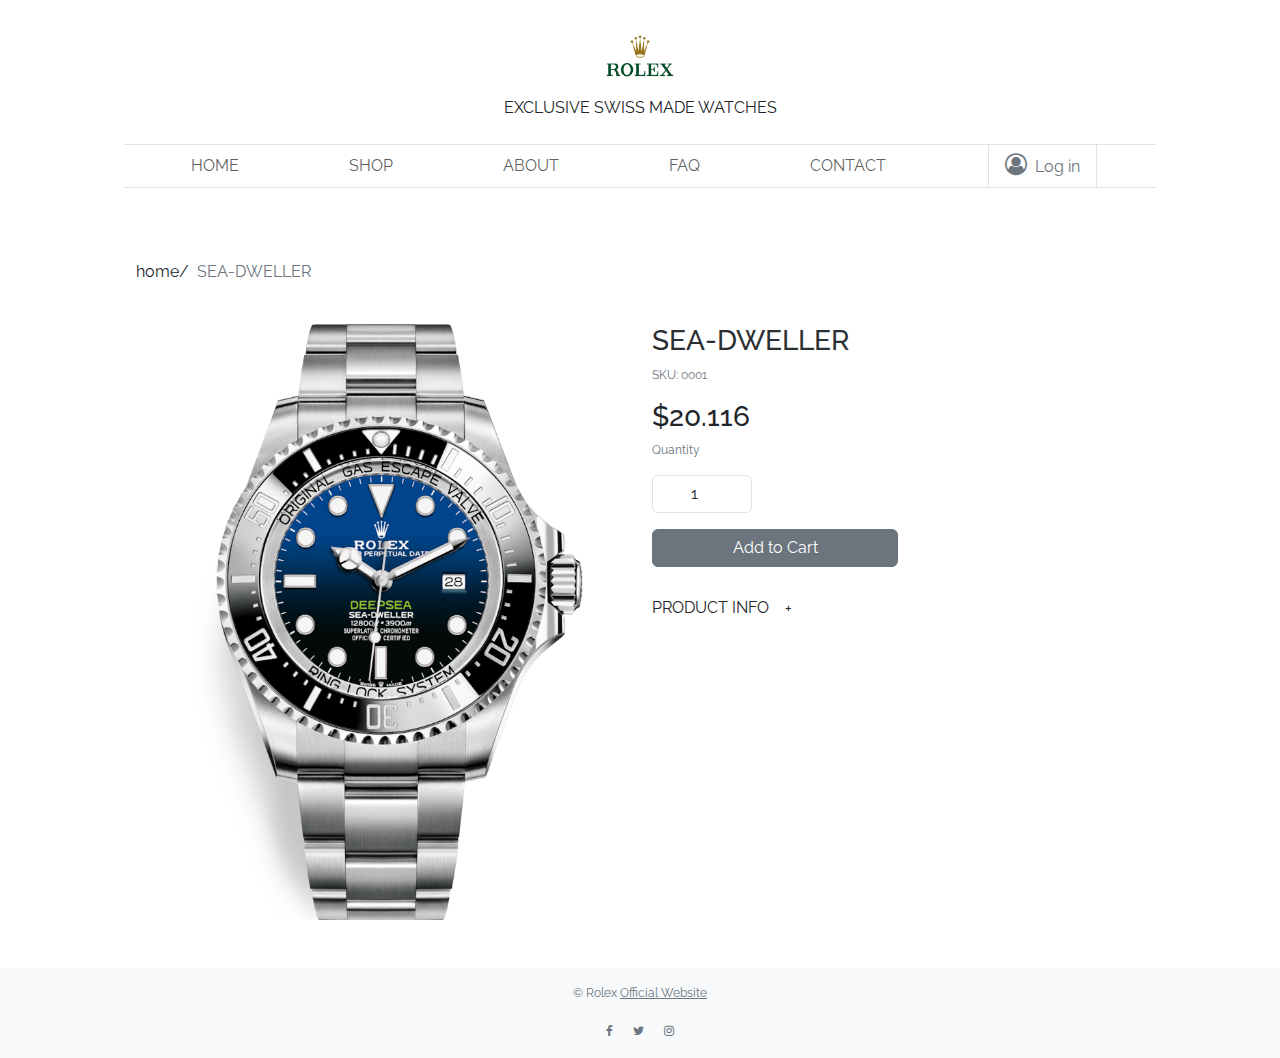
<file: sea-dweller.html>
<!DOCTYPE html>
<html lang="en">

<head>
  <meta charset="UTF-8">
  <meta name="viewport" content="width=device-width, initial-scale=1.0">
  <title>Rolex Watches</title>
  <link rel="stylesheet" href="watchs.css">
  <link rel="stylesheet" href="https://cdnjs.cloudflare.com/ajax/libs/font-awesome/4.7.0/css/font-awesome.min.css">
  <link href="https://cdn.jsdelivr.net/npm/bootstrap@5.3.3/dist/css/bootstrap.min.css" rel="stylesheet">
</head>

<body>
  <div class="container-fluid text-center mt-4">
    <img src="rolex.png" width="100px" height="64px" alt="Rolex Logo">
    <p class="mt-2">EXCLUSIVE SWISS MADE WATCHES</p>
  </div>
  <nav class="navbar navbar-expand-lg ms-5 me-5 mx-auto">
    <div class="container border-top border-bottom" style="width: 64.5rem;" id="border">
      <button class="navbar-toggler" id="buttonb" type="button" data-bs-toggle="collapse" data-bs-target="#navbarNav"
        aria-controls="navbarNav" aria-expanded="false" aria-label="Toggle navigation">
        <span class="navbar-toggler-icon"></span>
      </button>
      <div class="collapse navbar-collapse justify-content-center" id="navbarNav">
        <ul class="navbar-nav d-flex justify-content-around align-items-center w-100">
          <li class="nav-item">
            <a class="nav-link pt-2" href="index.html">HOME</a>
          </li>
          <li class="nav-item">
            <a class="nav-link" href="shop.html">SHOP</a>
          </li>
          <li class="nav-item">
            <a class="nav-link" href="about.html">ABOUT</a>
          </li>
          <li class="nav-item">
            <a class="nav-link" href="faq.html">FAQ</a>
          </li>
          <li class="nav-item">
            <a class="nav-link" href="contact.html">CONTACT</a>
          </li>
          <li class="nav-item">
            <a class="nav-link border-start border-end text-secondary ps-3 pe-3" href="#"><i class="fa fa-user-circle-o pe-2"
                style="font-size:22px"></i>Log in</a>
          </li>
        </ul>
      </div>
    </div>
  </nav>
  <div class="container mt-5" style="max-width: 64.5rem;">
    <div class="d-flex flex-wrap align-items-center">
      <a class="text-dark text-decoration-none" href="index.html">home/</a>
      <p class="text-secondary fs-6 ms-2 pt-3">SEA-DWELLER</p>
    </div>

    <div class="row mt-4">
      <div class="col-md-6 text-center">
        <img class="img-fluid" src="rolex 1.png" alt="DATEJUST">
      </div>
      <div class="col-md-6">
        <h4 class="text-secondary-emphasis fs-3">SEA-DWELLER</h4>
        <p class="text-secondary">SKU: 0001</p>
        <h3>$20.116</h3>
        <p class="text-secondary">Quantity</p>
        
        <div class="input-group mb-3" style="max-width: 100px;">
          <input type="number" class="form-control text-center" value="1" min="1">
        </div>
        
        <button class="btn btn-secondary w-50">Add to Cart</button>
        <p class="mt-4">
          PRODUCT INFO 
          <button class="btn border-0" data-bs-toggle="collapse" data-bs-target="#productInfo">
            +
          </button>
        </p>
        <div class="collapse" id="productInfo">
          <p class="text-secondary">
            I'm a product detail. I'm a great place to add <br>
            more information about your product such as sizing, <br>
            material, care and cleaning instructions. This is <br>
            also a great space to write what makes this product <br>
            special and how your customers can benefit from this <br>
            item. Buyers like to know what they’re gettine before <br>
            they purchase,so give them as much information as <br>
            possible so they can buy with confidence and certainty. <br>
          </p>
        </div>
      </div>
    </div>
  </div>
  <footer class="mt-5 bg-light text-center py-3">
    <p class="text-secondary">
      © Rolex <a class="text-secondary" href="https://www.rolex.com/en-us">Official Website</a>
    </p>
    <div>
      <a class="text-secondary mx-2" href="https://www.facebook.com/rolex"><i class="fa fa-facebook"></i></a>
      <a class="text-secondary mx-2" href="https://x.com/ROLEX"><i class="fa fa-twitter"></i></a>
      <a class="text-secondary mx-2" href="https://www.instagram.com/rolex"><i class="fa fa-instagram"></i></a>
    </div>
  </footer>

  <script src="https://cdn.jsdelivr.net/npm/bootstrap@5.3.3/dist/js/bootstrap.bundle.min.js"></script>
</body>

</html>
</file>
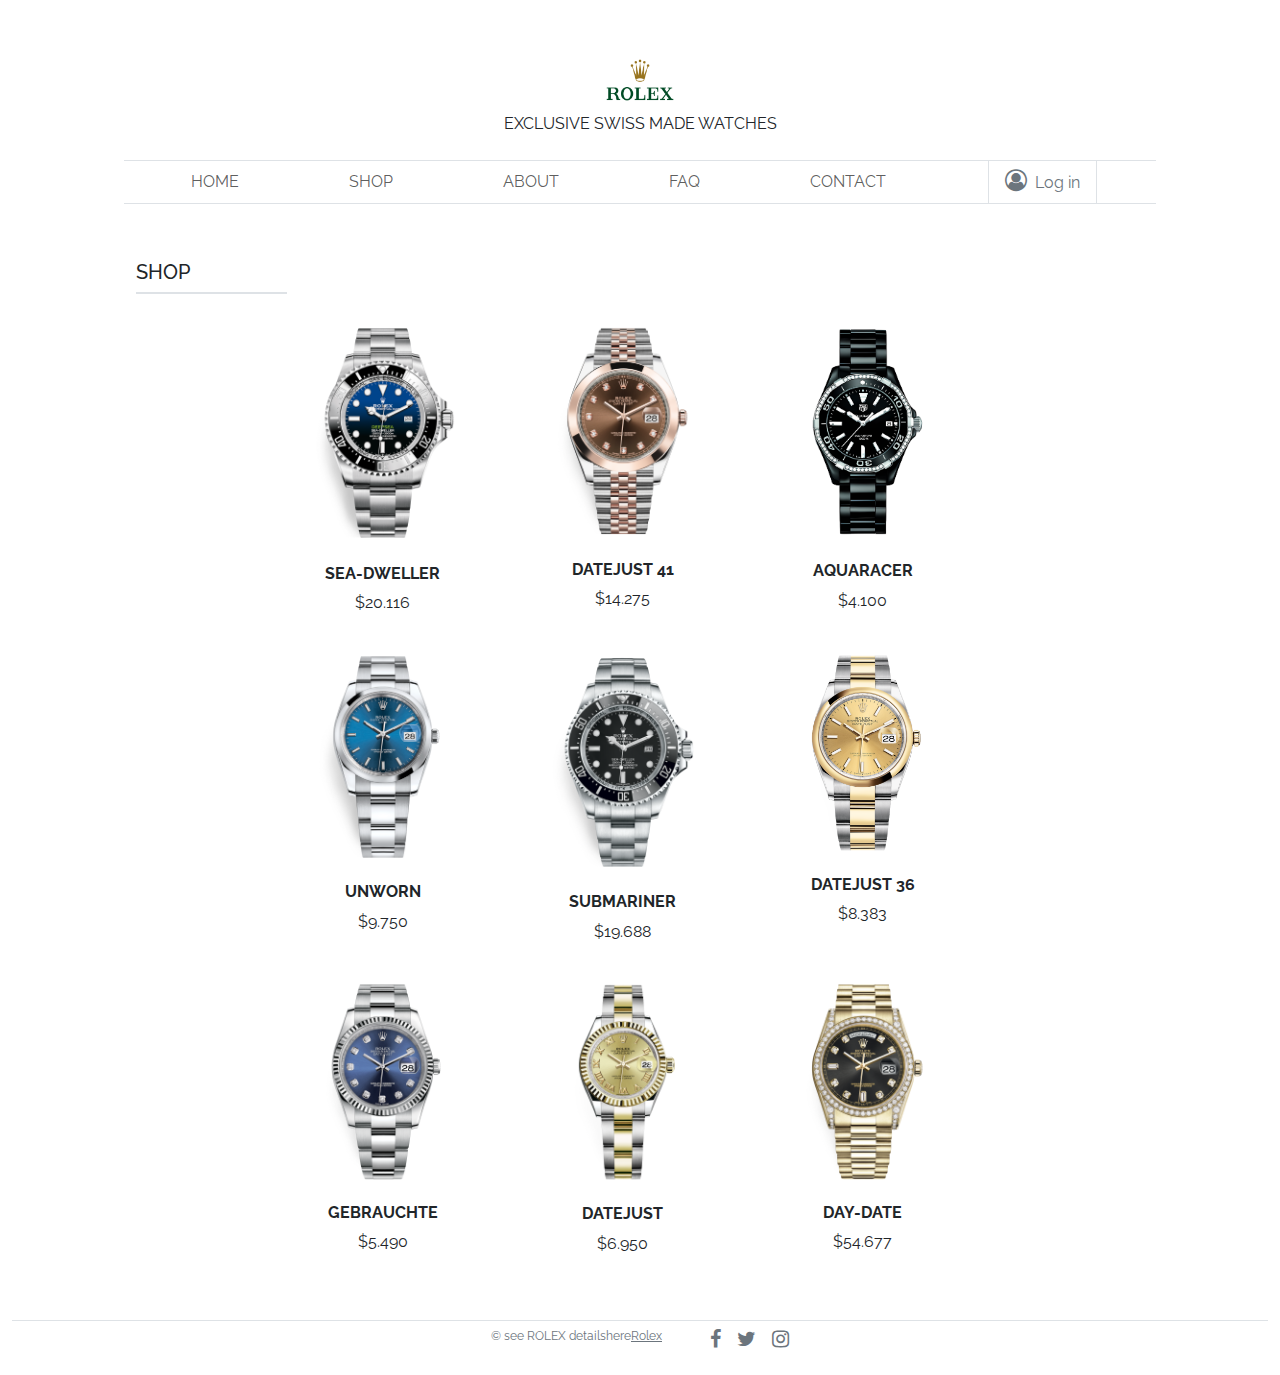
<file: shop.html>
<!DOCTYPE html>
<html lang="en">

<head>
  <meta charset="UTF-8">
  <meta name="viewport" content="width=device-width, initial-scale=1.0">
  <title>Document</title>
  <link rel="stylesheet" href="shop.css">
  <link rel="stylesheet" href="https://cdnjs.cloudflare.com/ajax/libs/font-awesome/4.7.0/css/font-awesome.min.css">
  <link href="https://cdn.jsdelivr.net/npm/bootstrap@5.3.3/dist/css/bootstrap.min.css" rel="stylesheet">
</head>

<body>
  <div class="container-fluid" style="font-family: Raleway, sans-serif;">
    <div class="box mt-5 d-flex justify-content-start flex-column align-items-center">
      <img src="rolex.png" width="100px" height="64px">
      <p>EXCLUSIVE SWISS MADE WATCHES</p>
    </div>
    <nav class="navbar navbar-expand-lg ms-5 me-5 mx-auto">
      <div class="container border-top border-bottom" style="width: 64.5rem;" id="border">
        <button class="navbar-toggler" id="buttonb" type="button" data-bs-toggle="collapse" data-bs-target="#navbarNav"
          aria-controls="navbarNav" aria-expanded="false" aria-label="Toggle navigation">
          <span class="navbar-toggler-icon"></span>
        </button>
        <div class="collapse navbar-collapse justify-content-center" id="navbarNav">
          <ul class="navbar-nav d-flex justify-content-around align-items-center w-100">
            <li class="nav-item">
              <a class="nav-link pt-2" href="index.html">HOME</a>
            </li>
            <li class="nav-item">
              <a class="nav-link" href="shop.html">SHOP</a>
            </li>
            <li class="nav-item">
              <a class="nav-link" href="about.html">ABOUT</a>
            </li>
            <li class="nav-item">
              <a class="nav-link" href="faq.html">FAQ</a>
            </li>
            <li class="nav-item">
              <a class="nav-link" href="contact.html">CONTACT</a>
            </li>
            <li class="nav-item">
              <a class="nav-link border-start border-end text-secondary ps-3 pe-3" href="#"><i
                  class="fa fa-user-circle-o pe-2" style="font-size:22px"></i>Log in</a>
            </li>
          </ul>
        </div>
      </div>
    </nav>
    <div class="container-fluid mt-5" style="width: 64.5rem; max-width: 100%;">
      <div>
        <h5 class="border-bottom border-2 pb-2" style="width: 15%;">SHOP</h5>
      </div>
      <div class="row justify-content-center ms-2" style="width: 95%;">
        <div class="card border-0" style="width: 15rem">
          <a href="sea-dweller.html">
            <img src="rolex 1.png" class="card-img-top img-fluid" alt="Rolex">
          </a>
          <h6>SEA-DWELLER</h6>
          <p>$20.116</p>
        </div>
        <div class="card border-0" style="width: 15rem">
          <a href="datejust41.html">
            <img src="rolex 2.png" class="card-img-top img-fluid" alt="Rolex">
          </a>
          <h6>DATEJUST 41</h6>
          <p>$14.275</p>
        </div>
        <div class="card border-0" style="width: 15rem">
          <a href="aquaracer.html">
            <img src="rolex 3.png" class="card-img-top img-fluid" alt="Rolex">
          </a>
          <h6>AQUARACER</h6>
          <p>$4.100</p>
        </div>
        <div class="card border-0" style="width: 15rem">
          <a href="unworn.html">
            <img src="rolex 4.png" class="card-img-top img-fluid" alt="Rolex">
          </a>
          <h6>UNWORN</h6>
          <p>$9.750</p>
        </div>
        <div class="card border-0" style="width: 15rem">
          <a href="submariner.html">
            <img src="rolex 5.png" class="card-img-top img-fluid" alt="Rolex">
          </a>
          <h6>SUBMARINER</h6>
          <p>$19.688</p>
        </div>
        <div class="card border-0" style="width: 15rem">
          <a href="datejust36.html">
            <img src="pngwing.com (9).png" class="card-img-top img-fluid" alt="Rolex">
          </a>
          <h6>DATEJUST 36</h6>
          <p>$8.383</p>
        </div>
        <div class="card border-0" style="width: 15rem">
          <a href="gebrauchte.html">
            <img src="pngwing.com (8).png" class="card-img-top img-fluid" alt="Rolex">
          </a>
          <h6>GEBRAUCHTE</h6>
          <p>$5.490</p>
        </div>
        <div class="card border-0" style="width: 15rem">
          <a href="datejust.html">
            <img src="pngwing.com (7).png" class="card-img-top img-fluid" alt="Rolex">
          </a>
          <h6>DATEJUST</h6>
          <p>$6.950</p>
        </div>
        <div class="card border-0" style="width: 15rem">
          <a href="day-date.html">
            <img src="pngwing.com (10).png" class="card-img-top img-fluid" alt="Rolex">
          </a>
          <h6>DAY-DATE</h6>
          <p>$54.677</p>
        </div>
      </div>
    </div>

    <footer>
      <div class="text-secondary mt-5">
        <div class="border-top mb-4 d-flex justify-content-center align-items-center text-center">© see ROLEX
          detailshere
          <a class="text-secondary" href="https://www.rolex.com/en-us">Rolex</a>
          <a class="text-secondary ps-5" href="https://www.facebook.com/rolex"><i class="fa fa-facebook mt-2"
              style="font-size: 20px;"></i></a>
          <a class="text-secondary ps-3"
            href="https://x.com/ROLEX?ref_src=twsrc%5Egoogle%7Ctwcamp%5Eserp%7Ctwgr%5Eauthor"><i
              class="fa fa-twitter mt-2" style="font-size: 20px;"></i></a>
          <a class="text-secondary ps-3" href="https://www.instagram.com/rolex/?hl=en"><i class="fa fa-instagram mt-2"
              style="font-size:20px"></i></a>
        </div>
      </div>
    </footer>

    <script src="https://cdn.jsdelivr.net/npm/bootstrap@5.3.3/dist/js/bootstrap.bundle.min.js"></script>
</body>

</html>
</file>
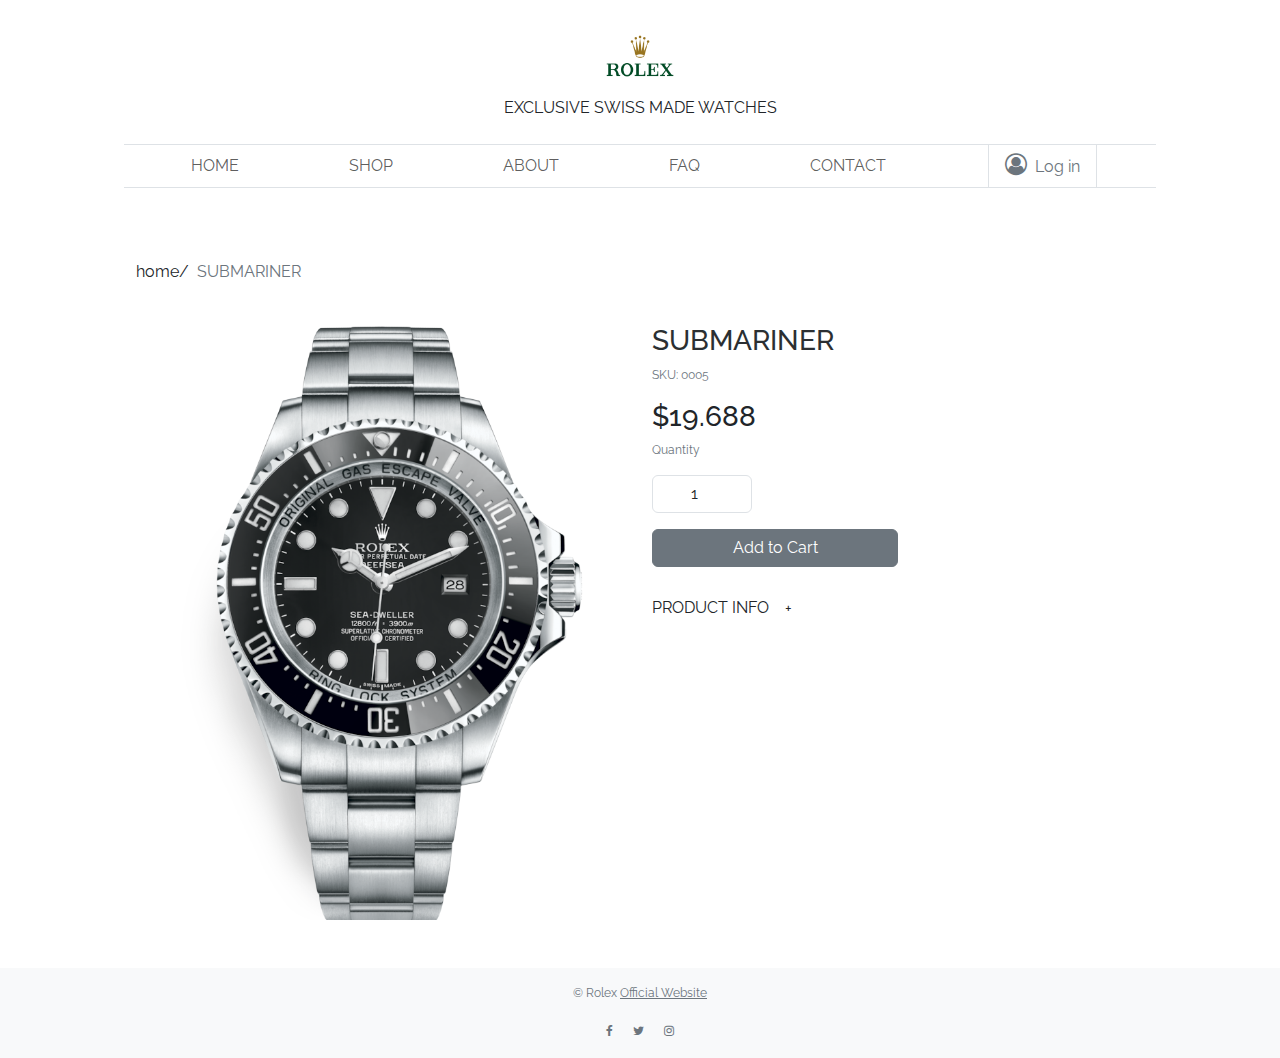
<file: submariner.html>
<!DOCTYPE html>
<html lang="en">

<head>
  <meta charset="UTF-8">
  <meta name="viewport" content="width=device-width, initial-scale=1.0">
  <title>Rolex Watches</title>
  <link rel="stylesheet" href="watchs.css">
  <link rel="stylesheet" href="https://cdnjs.cloudflare.com/ajax/libs/font-awesome/4.7.0/css/font-awesome.min.css">
  <link href="https://cdn.jsdelivr.net/npm/bootstrap@5.3.3/dist/css/bootstrap.min.css" rel="stylesheet">
</head>

<body>
  <div class="container-fluid text-center mt-4">
    <img src="rolex.png" width="100px" height="64px" alt="Rolex Logo">
    <p class="mt-2">EXCLUSIVE SWISS MADE WATCHES</p>
  </div>
  <nav class="navbar navbar-expand-lg ms-5 me-5 mx-auto">
    <div class="container border-top border-bottom" style="width: 64.5rem;" id="border">
      <button class="navbar-toggler" id="buttonb" type="button" data-bs-toggle="collapse" data-bs-target="#navbarNav"
        aria-controls="navbarNav" aria-expanded="false" aria-label="Toggle navigation">
        <span class="navbar-toggler-icon"></span>
      </button>
      <div class="collapse navbar-collapse justify-content-center" id="navbarNav">
        <ul class="navbar-nav d-flex justify-content-around align-items-center w-100">
          <li class="nav-item">
            <a class="nav-link pt-2" href="index.html">HOME</a>
          </li>
          <li class="nav-item">
            <a class="nav-link" href="shop.html">SHOP</a>
          </li>
          <li class="nav-item">
            <a class="nav-link" href="about.html">ABOUT</a>
          </li>
          <li class="nav-item">
            <a class="nav-link" href="faq.html">FAQ</a>
          </li>
          <li class="nav-item">
            <a class="nav-link" href="contact.html">CONTACT</a>
          </li>
          <li class="nav-item">
            <a class="nav-link border-start border-end text-secondary ps-3 pe-3" href="#"><i class="fa fa-user-circle-o pe-2"
                style="font-size:22px"></i>Log in</a>
          </li>
        </ul>
      </div>
    </div>
  </nav>
  <div class="container mt-5" style="max-width: 64.5rem;">
    <div class="d-flex flex-wrap align-items-center">
      <a class="text-dark text-decoration-none" href="index.html">home/</a>
      <p class="text-secondary fs-6 ms-2 pt-3">SUBMARINER</p>
    </div>

    <div class="row mt-4">
      <div class="col-md-6 text-center">
        <img class="img-fluid" src="rolex 5.png" alt="DATEJUST">
      </div>
      <div class="col-md-6">
        <h4 class="text-secondary-emphasis fs-3">SUBMARINER</h4>
        <p class="text-secondary">SKU: 0005</p>
        <h3>$19.688</h3>
        <p class="text-secondary">Quantity</p>
        
        <div class="input-group mb-3" style="max-width: 100px;">
          <input type="number" class="form-control text-center" value="1" min="1">
        </div>
        
        <button class="btn btn-secondary w-50">Add to Cart</button>
        <p class="mt-4">
          PRODUCT INFO 
          <button class="btn border-0" data-bs-toggle="collapse" data-bs-target="#productInfo">
            +
          </button>
        </p>
        <div class="collapse" id="productInfo">
          <p class="text-secondary">
            I'm a product detail. I'm a great place to add <br>
            more information about your product such as sizing, <br>
            material, care and cleaning instructions. This is <br>
            also a great space to write what makes this product <br>
            special and how your customers can benefit from this <br>
            item. Buyers like to know what they’re gettine before <br>
            they purchase,so give them as much information as <br>
            possible so they can buy with confidence and certainty. <br>
          </p>
        </div>
      </div>
    </div>
  </div>
  <footer class="mt-5 bg-light text-center py-3">
    <p class="text-secondary">
      © Rolex <a class="text-secondary" href="https://www.rolex.com/en-us">Official Website</a>
    </p>
    <div>
      <a class="text-secondary mx-2" href="https://www.facebook.com/rolex"><i class="fa fa-facebook"></i></a>
      <a class="text-secondary mx-2" href="https://x.com/ROLEX"><i class="fa fa-twitter"></i></a>
      <a class="text-secondary mx-2" href="https://www.instagram.com/rolex"><i class="fa fa-instagram"></i></a>
    </div>
  </footer>

  <script src="https://cdn.jsdelivr.net/npm/bootstrap@5.3.3/dist/js/bootstrap.bundle.min.js"></script>
</body>

</html>
</file>
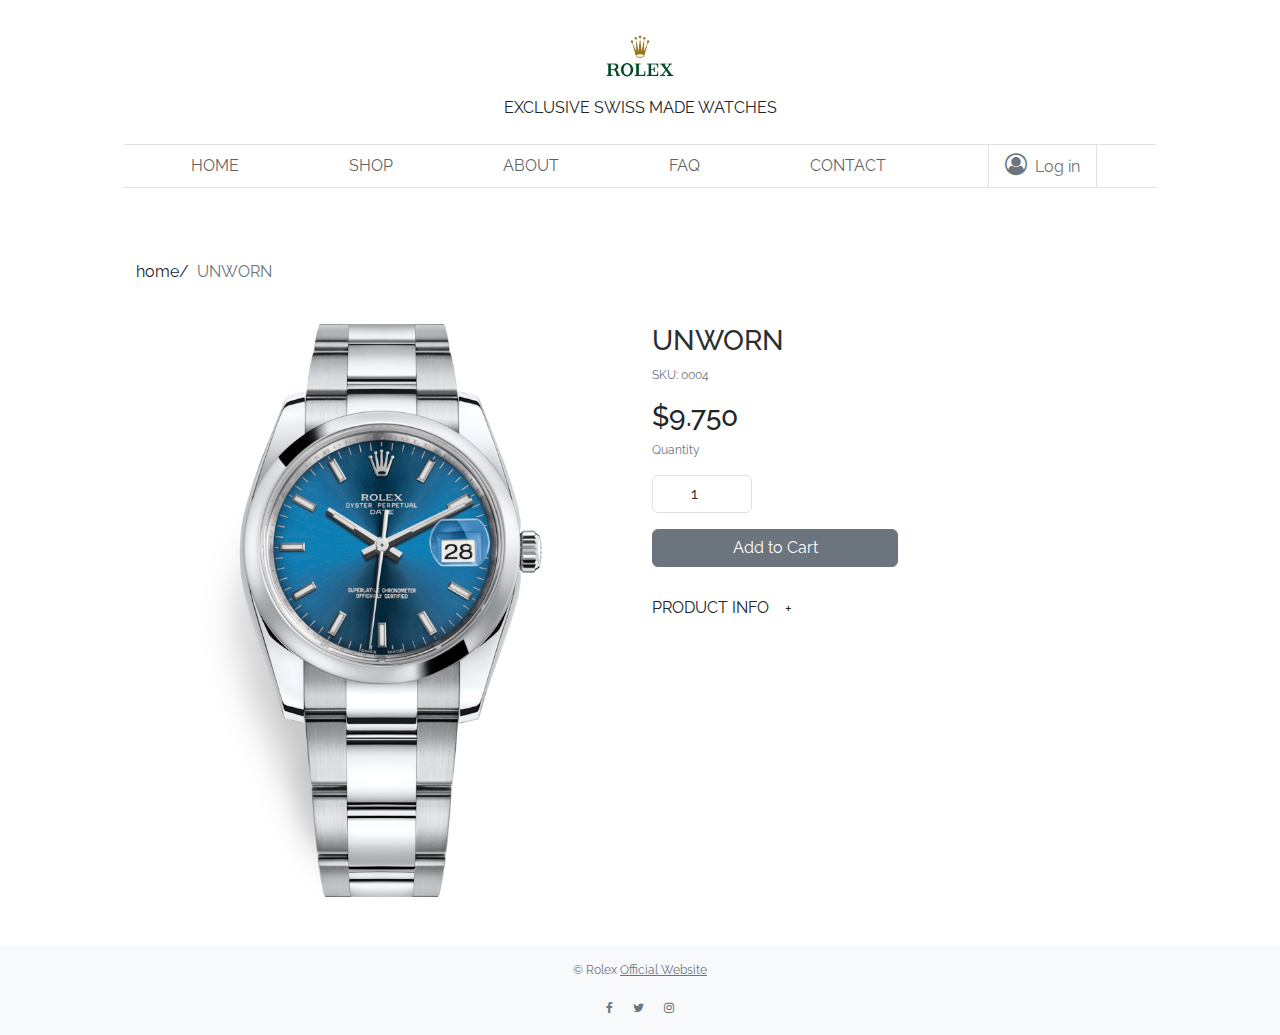
<file: unworn.html>
<!DOCTYPE html>
<html lang="en">

<head>
  <meta charset="UTF-8">
  <meta name="viewport" content="width=device-width, initial-scale=1.0">
  <title>Rolex Watches</title>
  <link rel="stylesheet" href="watchs.css">
  <link rel="stylesheet" href="https://cdnjs.cloudflare.com/ajax/libs/font-awesome/4.7.0/css/font-awesome.min.css">
  <link href="https://cdn.jsdelivr.net/npm/bootstrap@5.3.3/dist/css/bootstrap.min.css" rel="stylesheet">
</head>

<body>
  <div class="container-fluid text-center mt-4">
    <img src="rolex.png" width="100px" height="64px" alt="Rolex Logo">
    <p class="mt-2">EXCLUSIVE SWISS MADE WATCHES</p>
  </div>
  <nav class="navbar navbar-expand-lg ms-5 me-5 mx-auto">
    <div class="container border-top border-bottom" style="width: 64.5rem;" id="border">
      <button class="navbar-toggler" id="buttonb" type="button" data-bs-toggle="collapse" data-bs-target="#navbarNav"
        aria-controls="navbarNav" aria-expanded="false" aria-label="Toggle navigation">
        <span class="navbar-toggler-icon"></span>
      </button>
      <div class="collapse navbar-collapse justify-content-center" id="navbarNav">
        <ul class="navbar-nav d-flex justify-content-around align-items-center w-100">
          <li class="nav-item">
            <a class="nav-link pt-2" href="index.html">HOME</a>
          </li>
          <li class="nav-item">
            <a class="nav-link" href="shop.html">SHOP</a>
          </li>
          <li class="nav-item">
            <a class="nav-link" href="about.html">ABOUT</a>
          </li>
          <li class="nav-item">
            <a class="nav-link" href="faq.html">FAQ</a>
          </li>
          <li class="nav-item">
            <a class="nav-link" href="contact.html">CONTACT</a>
          </li>
          <li class="nav-item">
            <a class="nav-link border-start border-end text-secondary ps-3 pe-3" href="#"><i class="fa fa-user-circle-o pe-2"
                style="font-size:22px"></i>Log in</a>
          </li>
        </ul>
      </div>
    </div>
  </nav>
  <div class="container mt-5" style="max-width: 64.5rem;">
    <div class="d-flex flex-wrap align-items-center">
      <a class="text-dark text-decoration-none" href="index.html">home/</a>
      <p class="text-secondary fs-6 ms-2 pt-3">UNWORN</p>
    </div>

    <div class="row mt-4">
      <div class="col-md-6 text-center">
        <img class="img-fluid" src="rolex 4.png" alt="DATEJUST">
      </div>
      <div class="col-md-6">
        <h4 class="text-secondary-emphasis fs-3">UNWORN</h4>
        <p class="text-secondary">SKU: 0004</p>
        <h3>$9.750</h3>
        <p class="text-secondary">Quantity</p>
        
        <div class="input-group mb-3" style="max-width: 100px;">
          <input type="number" class="form-control text-center" value="1" min="1">
        </div>
        
        <button class="btn btn-secondary w-50">Add to Cart</button>
        <p class="mt-4">
          PRODUCT INFO 
          <button class="btn border-0" data-bs-toggle="collapse" data-bs-target="#productInfo">
            +
          </button>
        </p>
        <div class="collapse" id="productInfo">
          <p class="text-secondary">
            I'm a product detail. I'm a great place to add <br>
            more information about your product such as sizing, <br>
            material, care and cleaning instructions. This is <br>
            also a great space to write what makes this product <br>
            special and how your customers can benefit from this <br>
            item. Buyers like to know what they’re gettine before <br>
            they purchase,so give them as much information as <br>
            possible so they can buy with confidence and certainty. <br>
          </p>
        </div>
      </div>
    </div>
  </div>
  <footer class="mt-5 bg-light text-center py-3">
    <p class="text-secondary">
      © Rolex <a class="text-secondary" href="https://www.rolex.com/en-us">Official Website</a>
    </p>
    <div>
      <a class="text-secondary mx-2" href="https://www.facebook.com/rolex"><i class="fa fa-facebook"></i></a>
      <a class="text-secondary mx-2" href="https://x.com/ROLEX"><i class="fa fa-twitter"></i></a>
      <a class="text-secondary mx-2" href="https://www.instagram.com/rolex"><i class="fa fa-instagram"></i></a>
    </div>
  </footer>

  <script src="https://cdn.jsdelivr.net/npm/bootstrap@5.3.3/dist/js/bootstrap.bundle.min.js"></script>
</body>

</html>
</file>
<file: style.css>
@import url('https://fonts.googleapis.com/css2?family=Raleway:wght@300&display=swap');

.carousel-item{
    height: 500px;
}

.text-secondary{
    font-size: 12px;
}

.card-img-top{
    transform: scale(0.8);
}

.card-img-top:hover{
    transform: scale(0.9);
    transition-duration: 1.0s;
}

.card h6{
    font-weight: bold;
    text-align: center;
}

.card p{
    text-align: center;
}

#carouselExample{
    max-width: 87%;
}

@media screen and (max-width:768px){
    #carouselExample{
        height: 375px;
    }

    #border{
        border-bottom:none !important;
        border-top: none !important;   
    }

    #buttonb{
        margin-left: 45.5% !important;
    }
}

@media screen and (max-width:540px){
    #imge{
        width: 100% !important;
    }

    #carouselExample{
        max-width: 100%;
        height: 200px
    }

    #buttonb{
        margin-left: 40% !important;
    }
}

@media screen and (max-width:320px){
    #buttonb{
        margin-left: 34% !important;
    }
}
</file>
<file: watchs.css>
@import url('https://fonts.googleapis.com/css2?family=Raleway:wght@300&display=swap');

html, body{
    font-family: raleway !important;
}

.carousel-item{
    height: 500px;
}

.text-secondary{
    font-size: 12px;
}

.card-img-top{
    transform: scale(0.8);
}

.card-img-top:hover{
    transform: scale(0.9);
    transition-duration: 1.0s;
}

.card h6{
    font-weight: bold;
    text-align: center;
}

.card p{
    text-align: center;
}

#carouselExample{
    max-width: 87%;
}

@media screen and (max-width:768px){
    #border{
        border-bottom:none !important;
        border-top: none !important;   
    }
    
    #buttonb{
        margin-left: 45.5% !important;
    }
}

@media screen and (max-width:568px){


    #buttonb{
        margin-left: 40% !important;
    }
}
    
@media screen and (max-width:320px){
    #buttonb{
        margin-left: 34% !important;
    }
}
</file>
<file: shop.css>
@import url('https://fonts.googleapis.com/css2?family=Raleway:wght@300&display=swap');

.carousel-item{
    height: 500px;
}

.text-secondary{
    font-size: 12px;
}

.card-img-top{
    transform: scale(0.8);
}

.card-img-top:hover{
    transform: scale(0.9);
    transition-duration: 1.0s;
}

.card h6{
    font-weight: bold;
    text-align: center;
}

.card p{
    text-align: center;
}

#carouselExample{
    max-width: 87%;
}

@media screen and (max-width:768px){
    #border{
        border-bottom:none !important;
        border-top: none !important;   
    }

    #buttonb{
        margin-left: 45.5% !important;
    }
}

@media screen and (max-width:568px){


    #buttonb{
        margin-left: 40% !important;
    }
}

@media screen and (max-width:320px){
    #buttonb{
        margin-left: 34% !important;
    }
}
</file>
